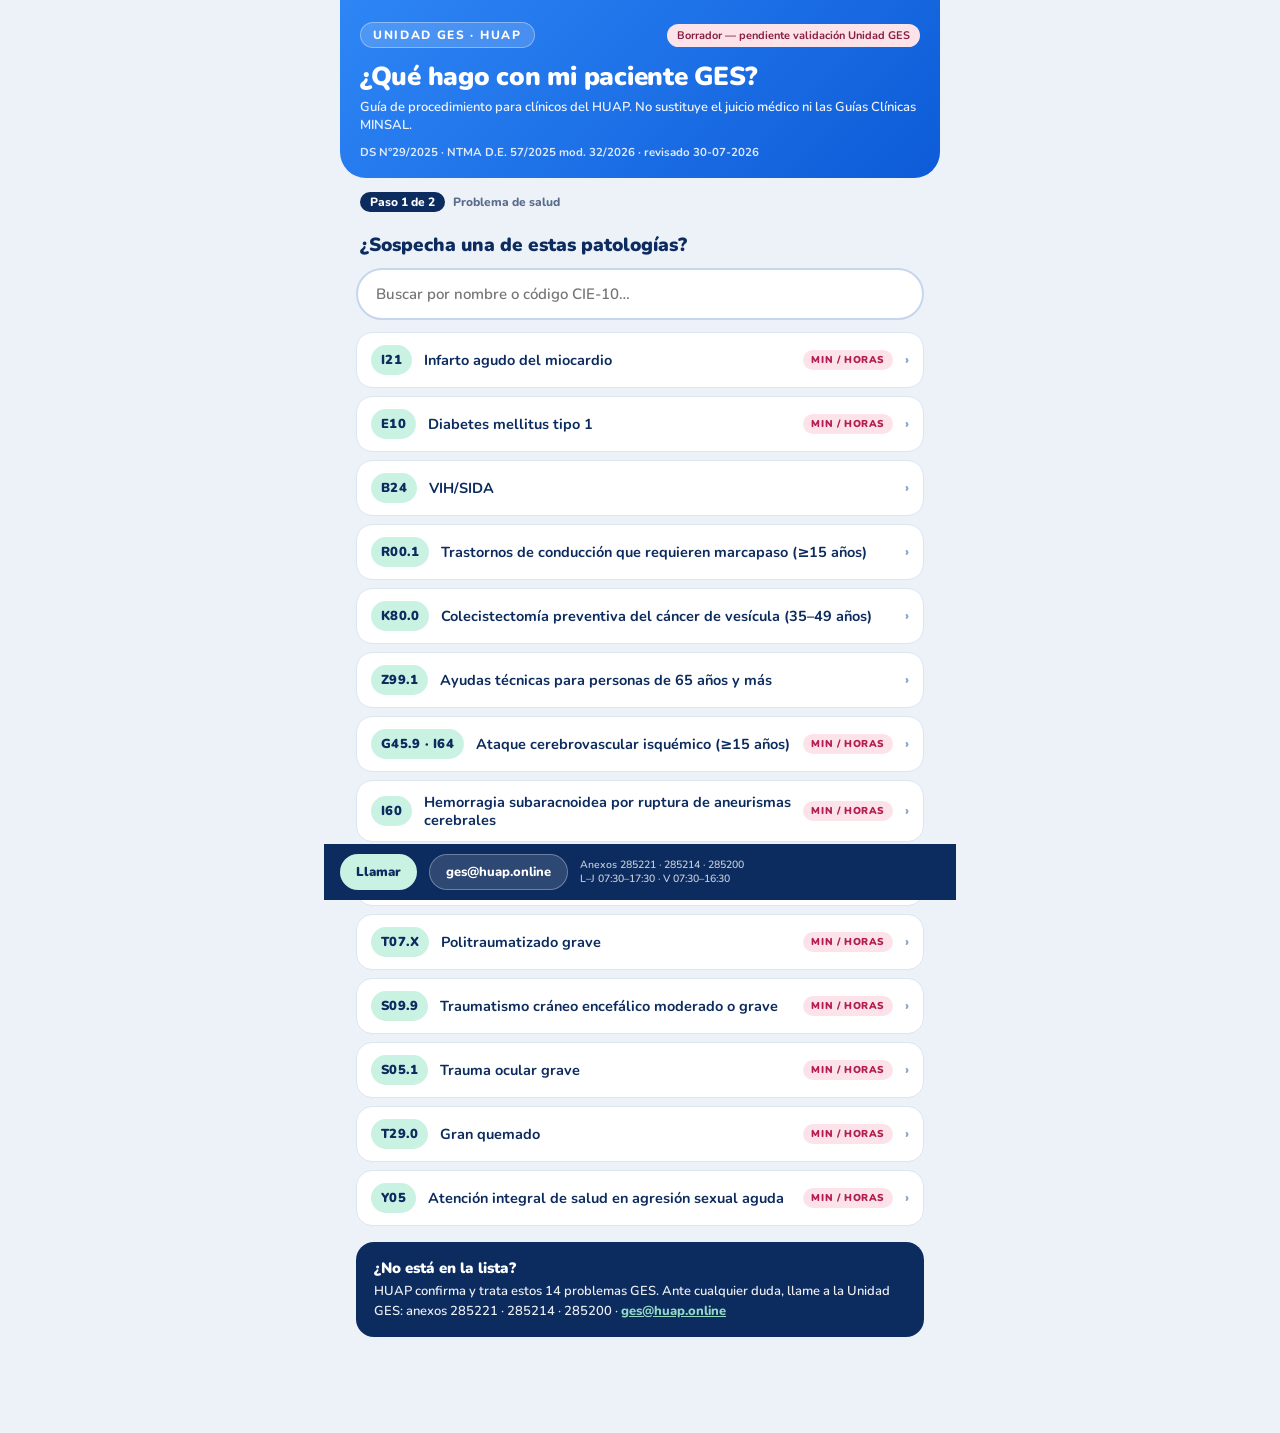
<file: index.html>
<!DOCTYPE html>
<html lang="es-CL">
<head>
<meta charset="utf-8">
<meta name="viewport" content="width=device-width, initial-scale=1">
<title>¿Qué hago con mi paciente GES? · Unidad GES HUAP</title>
<meta name="description" content="Guía de procedimiento GES para clínicos del Hospital de Urgencia Asistencia Pública. Qué hacer ante la sospecha o confirmación de una patología GES, plazos que corren y cómo notificar.">
<meta name="robots" content="noindex, nofollow">
<meta name="color-scheme" content="light">
<script>document.documentElement.className += ' js';</script>
<style>
/* Landing GES para médicos del HUAP.
   Las reglas de esta hoja reproducen el diseño aprobado en Claude Design
   («GES HUAP — Ruta guiada»). El diseño no declara un reset global: las cajas
   conservan el `box-sizing` por defecto del navegador, así que NO agregar
   `* { box-sizing: border-box }` — cambiaría el ancho de varias tarjetas. */

/* --- Nunito, servida desde el propio sitio (sin Google Fonts ni CDN) --------
   Un solo archivo variable por subconjunto cubre los pesos 400–900. El
   `unicode-range` hace que un lector en español descargue solo el subconjunto
   latino. */
@font-face { font-family: 'Nunito'; font-style: normal; font-weight: 400 900; font-display: swap;
  src: url("fonts/nunito-cyrillic-ext.woff2") format('woff2');
  unicode-range: U+0460-052F, U+1C80-1C8A, U+20B4, U+2DE0-2DFF, U+A640-A69F, U+FE2E-FE2F; }
@font-face { font-family: 'Nunito'; font-style: normal; font-weight: 400 900; font-display: swap;
  src: url("fonts/nunito-cyrillic.woff2") format('woff2');
  unicode-range: U+0301, U+0400-045F, U+0490-0491, U+04B0-04B1, U+2116; }
@font-face { font-family: 'Nunito'; font-style: normal; font-weight: 400 900; font-display: swap;
  src: url("fonts/nunito-vietnamese.woff2") format('woff2');
  unicode-range: U+0102-0103, U+0110-0111, U+0128-0129, U+0168-0169, U+01A0-01A1, U+01AF-01B0, U+0300-0301, U+0303-0304, U+0308-0309, U+0323, U+0329, U+1EA0-1EF9, U+20AB; }
@font-face { font-family: 'Nunito'; font-style: normal; font-weight: 400 900; font-display: swap;
  src: url("fonts/nunito-latin-ext.woff2") format('woff2');
  unicode-range: U+0100-02BA, U+02BD-02C5, U+02C7-02CC, U+02CE-02D7, U+02DD-02FF, U+0304, U+0308, U+0329, U+1D00-1DBF, U+1E00-1E9F, U+1EF2-1EFF, U+2020, U+20A0-20AB, U+20AD-20C0, U+2113, U+2C60-2C7F, U+A720-A7FF; }
@font-face { font-family: 'Nunito'; font-style: normal; font-weight: 400 900; font-display: swap;
  src: url("fonts/nunito-latin.woff2") format('woff2');
  unicode-range: U+0000-00FF, U+0131, U+0152-0153, U+02BB-02BC, U+02C6, U+02DA, U+02DC, U+0304, U+0308, U+0329, U+2000-206F, U+20AC, U+2122, U+2191, U+2193, U+2212, U+2215, U+FEFF, U+FFFD; }

/* --- Base (idéntica al diseño) -------------------------------------------- */
body { margin: 0; background: #EDF2F9; font-family: 'Nunito', system-ui, sans-serif; color: #0C2B5E; -webkit-font-smoothing: antialiased; }
a { color: #0D5BD8; }
a:hover { color: #0A46A8; }
input { font-family: 'Nunito', system-ui, sans-serif; }
@keyframes pulseA { 0%, 100% { opacity: 1 } 50% { opacity: .5 } }

/* --- Movimiento (rediseño 2026-08-23) --------------------------------------
   Tres piezas: la entrada en cascada de listas y preguntas (`.anim-in`, con
   `animation-delay` en línea), el viaje FLIP de la tarjeta elegida hasta la
   barra del problema (transform que fija app.js), y el desvanecimiento del
   resto de la lista (`.saliendo`). El bloque `prefers-reduced-motion` del
   final anula todas las duraciones. */
@keyframes apareceA { from { opacity: 0; transform: translateY(14px) } to { opacity: 1; transform: none } }
@keyframes popA { 0% { transform: scale(.3); opacity: 0 } 70% { transform: scale(1.18) } 100% { transform: scale(1); opacity: 1 } }
@keyframes entraIzq { from { opacity: 0; transform: translateX(-18px) } to { opacity: 1; transform: none } }
@keyframes trazo { from { transform: scaleY(0) } to { transform: scaleY(1) } }
@keyframes despliegaA { from { opacity: 0; transform: translateY(-6px) } to { opacity: 1; transform: none } }
.anim-in { animation: apareceA .38s cubic-bezier(.2, .7, .3, 1) both; }
.card-ps { transition: opacity .17s ease, transform .17s ease, border-color .15s ease; }
.saliendo { opacity: 0 !important; transform: translateY(8px) scale(.985); pointer-events: none; }
#selbar { will-change: transform; }
.btn-ayuda { transition: background-color .15s ease, border-color .15s ease, opacity .15s ease; }
.despliega { animation: despliegaA .26s cubic-bezier(.2, .7, .3, 1) both; }
/* El «+» de los paneles gira hasta la «×» al abrirse. */
.giro { display: inline-block; transition: transform .25s cubic-bezier(.2, .7, .3, 1); }
.giro-on { transform: rotate(135deg); }

/* --- Lista numerada de pasos -----------------------------------------------
   El tallo se dibuja de arriba abajo (`trazo`) y cada número aparece con
   rebote cuando el trazo lo alcanza; las tarjetas entran desde la izquierda.
   Los retardos los pone app.js en línea, porque dependen del número de pasos. */
.pasos { list-style: none; margin: 12px 0 0; padding: 0; position: relative; }
.pasos::before {
  content: ""; position: absolute; left: 17px; top: 16px; bottom: 24px; width: 2px;
  background: #C9F2E3; border-radius: 2px; transform-origin: top;
}
.pasos-anim::before { animation: trazo .75s cubic-bezier(.4, 0, .2, 1) .2s both; }
.paso { position: relative; display: flex; align-items: flex-start; gap: 14px; padding: 0 0 12px; }
.paso-n {
  flex: none; width: 36px; height: 36px; border-radius: 999px; background: #0C2B5E; color: #fff;
  font-weight: 900; font-size: 15px; display: flex; align-items: center; justify-content: center;
  box-shadow: 0 0 0 4px #EDF2F9;
}
.pasos-anim .paso-n { animation: popA .34s cubic-bezier(.2, .7, .3, 1) both; }
.paso-txt { flex: 1; min-width: 0; background: #fff; border: 1.5px solid #D9E5F3; border-radius: 16px; padding: 12px 14px; }
.paso-t { display: block; font-size: 15px; font-weight: 900; line-height: 1.3; color: #0C2B5E; }
.paso-d { display: block; font-size: 12.5px; font-weight: 600; color: #5A6B8C; line-height: 1.45; margin-top: 3px; }
.pasos-anim .paso { animation: entraIzq .4s cubic-bezier(.2, .7, .3, 1) both; }

/* --- Banda «Debe tener» ----------------------------------------------------
   Lo primero que ve el médico al abrir un problema: con qué se confirma esa
   patología. Solo se dibuja cuando `confirma` tiene fuente primaria; para los
   cinco problemas en que ninguna fuente lo dice, la banda no existe. Lleva la
   fuente a la vista porque es criterio clínico de la canasta (CLAUDE.md §1.4). */
.confirma {
  margin: 10px 4px 4px; background: #0C2B5E; color: #fff;
  border-radius: 16px; padding: 14px 16px;
}
.confirma-t {
  display: block; font-size: 11px; font-weight: 900; letter-spacing: .12em;
  text-transform: uppercase; color: #9FE8CC; margin-bottom: 4px;
}
.confirma-d { display: block; font-size: 15px; font-weight: 800; line-height: 1.35; }
.confirma-f { display: block; font-size: 11px; font-weight: 700; opacity: .7; margin-top: 6px; }

/* Lo propio de cada patología: no es un trámite más, va sin numerar. */
.propias { margin: 4px 4px 0; background: #fff; border: 1.5px solid #D9E5F3; border-radius: 16px; padding: 12px 14px; }
.propias-t { font-size: 11px; font-weight: 900; letter-spacing: .1em; text-transform: uppercase; color: #5A6B8C; margin-bottom: 8px; }
.propias-i { border-left: 3px solid #C9F2E3; padding-left: 10px; }
.propias-i + .propias-i { margin-top: 8px; }
.propias-i strong { display: block; font-size: 14px; font-weight: 800; color: #0C2B5E; line-height: 1.3; }
.propias-i span { display: block; font-size: 12.5px; font-weight: 600; color: #5A6B8C; line-height: 1.45; margin-top: 2px; }

/* Advertencias de responsabilidad: no son pasos a ejecutar. */
.notas { margin: 10px 4px 0; display: flex; flex-direction: column; gap: 6px; }
.nota-i { font-size: 12px; font-weight: 600; color: #5A6B8C; line-height: 1.45; }
.nota-i strong { color: #0C2B5E; font-weight: 800; }

/* Sección plegada «Y después». */
.luego-g + .luego-g { margin-top: 12px; }
.luego-t { font-size: 11.5px; font-weight: 900; letter-spacing: .08em; text-transform: uppercase; color: #5A6B8C; margin-bottom: 6px; }
.luego-i { border-left: 3px solid #C9F2E3; padding-left: 10px; margin-bottom: 6px; }
.luego-i strong { display: block; font-size: 13.5px; font-weight: 800; color: #0C2B5E; line-height: 1.3; }
.luego-i span { display: block; font-size: 12px; font-weight: 600; color: #5A6B8C; line-height: 1.45; margin-top: 2px; }

/* Los títulos usan estilos en línea, igual que en el diseño; se anulan los
   márgenes y tamaños que el navegador aplica por defecto a h1–h4. */
h1, h2, h3, h4 { margin: 0; font-size: inherit; font-weight: inherit; }

/* --- Estados de interacción declarados en el diseño ------------------------
   El diseño declara estos realces con el atributo `style-hover`, que el
   visor de Claude Design no llega a aplicar. Se implementan aquí como CSS
   real: no alteran el estado en reposo. */
.card-int:hover { border-color: #0D5BD8; box-shadow: 0 2px 10px rgba(13, 91, 216, .12); }
.btn-primary:hover { background: #0A46A8; }

/* Foco visible y consistente para navegación por teclado (WCAG 2.4.7).
   Solo en controles: `#paso-titulo` recibe el foco por programa al cambiar de
   paso, para reubicar al lector de pantalla, y no debe dibujar anillo.
   El buscador también queda fuera: el diseño ya declara su propio
   `outline-color`, y sobrescribirlo cambiaría su aspecto al recibir el foco. */
a:focus-visible, button:focus-visible, input:not(#buscador):focus-visible, [href]:focus-visible {
  outline: 3px solid #0D5BD8; outline-offset: 2px; border-radius: 4px;
}
#paso-titulo:focus { outline: none; }

/* --- Reflujo en pantallas angostas (WCAG 1.4.10) ---------------------------
   A 320 px, el nombre del problema no cabe entre las dos píldoras y la tarjeta
   empujaba la página a desplazamiento horizontal. Un elemento flex no se
   encoge por debajo de su contenido salvo que se lo permita. Esto no cambia
   nada a partir de 360 px, donde el texto ya cabía: la regla va acotada a las
   pantallas donde el desbordamiento existe, porque más arriba cambiaría el
   ajuste de línea y la página dejaría de ser idéntica al diseño.

   Bajo 360 px, además, la barra fija de contacto ocupa tres líneas y tapaba el
   final del contenido, que reserva 96 px. */
@media (max-width: 359px) {
  .flex-min { min-width: 0; overflow-wrap: break-word; }
  .p-col { padding-bottom: 160px !important; }
}

/* Texto solo para lectores de pantalla. */
.sr-only { position: absolute; width: 1px; height: 1px; padding: 0; margin: -1px; overflow: hidden; clip: rect(0 0 0 0); white-space: nowrap; border: 0; }

/* --- Ruta guiada vs. documento completo ------------------------------------
   `#doc` es el documento lineal completo: es lo que ve quien no tiene
   JavaScript y lo que sale al imprimir. `#app` es la ruta guiada de 3 pasos.
   Uno u otro, nunca los dos. */
html.js #doc { display: none; }
html:not(.js) #app { display: none; }

/* --- Documento lineal completo --------------------------------------------
   Misma paleta y tipografía que la ruta guiada, en formato de lectura
   continua. En pantalla solo lo ve quien no tiene JavaScript. */
#doc { padding: 18px 16px 0; font-size: 14px; line-height: 1.5; font-weight: 600; color: #3D5378; }
#doc h2 { font-size: 19px; font-weight: 900; color: #0C2B5E; margin: 26px 0 10px; }
#doc h3 { font-size: 15.5px; font-weight: 900; color: #0C2B5E; margin: 0 0 8px; }
#doc h4 { font-size: 13px; font-weight: 900; color: #5A6B8C; text-transform: uppercase; letter-spacing: .06em; margin: 12px 0 4px; }
#doc p { margin: 0 0 8px; }
#doc ul, #doc ol { margin: 0 0 8px; padding-left: 20px; }
#doc li { margin: 0 0 5px; }
.doc-intro { background: #fff; border: 1.5px solid #D9E5F3; border-radius: 16px; padding: 14px; }
.doc-ps { background: #fff; border: 1.5px solid #D9E5F3; border-radius: 16px; padding: 14px; margin: 0 0 10px; }
.doc-cie { display: inline-block; background: #C9F2E3; color: #0C2B5E; font-weight: 900; font-size: 13px; padding: 3px 9px; border-radius: 999px; }
.doc-accs, .doc-plazos { list-style: none; padding-left: 0; }
.doc-accs > li, .doc-plazos > li { border-left: 3px solid #D9E5F3; padding-left: 10px; margin-bottom: 7px; font-size: 12.5px; }
.doc-plazos > li { border-left-color: #C9F2E3; }
.doc-plazo-chip { display: inline-block; background: #0C2B5E; color: #fff; font-weight: 900; font-size: 12px; padding: 2px 9px; border-radius: 999px; }
.doc-plazo-chip.doc-critico { background: #D02E63; }
.doc-corr, .doc-warn { color: #8A1E44; }
.doc-warn { background: #FCE3EA; border-radius: 10px; padding: 8px 10px; font-size: 12px; font-weight: 700; }
.doc-post { background: #EDF2F9; border: 1.5px solid #D9E5F3; border-radius: 12px; padding: 10px 12px; font-size: 12.5px; }
.doc-fuente { font-size: 11px; font-weight: 600; color: #5A6B8C; }
.doc-confirma { background: #EDF2F9; border-left: 3px solid #C9F2E3; padding: 8px 10px; border-radius: 0 10px 10px 0; font-size: 12.5px; }
.doc-casos dt { font-weight: 800; color: #0C2B5E; margin-top: 8px; }
.doc-casos dd { margin: 2px 0 0; font-size: 12.5px; }

@media (prefers-reduced-motion: reduce) {
  *, *::before, *::after { animation-duration: .001ms !important; animation-iteration-count: 1 !important; transition-duration: .001ms !important; }
}

/* --- Impresión -------------------------------------------------------------
   La página imprime como documento de consulta completo: los 14 problemas con
   todos sus momentos, plazos y criterios. Los bloques plegables del documento
   van abiertos. */
/* El pie de impresión solo existe en el papel. En pantalla, la tabla que lo
   aloja no debe alterar el documento lineal: se neutraliza a bloques. */
.print-footer { display: none; }
.doc-table, .doc-table > tbody, .doc-table > tfoot,
.doc-table > * > tr, .doc-table > * > tr > td {
  display: block; margin: 0; padding: 0; border: 0; width: auto;
}

@media print {
  @page { margin: 14mm 12mm; }

  html, body { background: #fff !important; color: #000; font-size: 10.5pt; }
  #app, .dock, .no-print { display: none !important; }
  #doc { display: block !important; }

  /* `table-footer-group` se repite en cada página Y reserva su altura en el
     flujo: el texto del cuerpo nunca puede quedar debajo. Un `position: fixed`
     sí se repetía, pero flotaba sobre el contenido y lo borraba del papel. */
  .doc-table { display: table; width: 100%; border-collapse: collapse; }
  .doc-table > tbody { display: table-row-group; }
  .doc-table > tfoot { display: table-footer-group; }
  .doc-table > * > tr { display: table-row; }
  .doc-table > * > tr > td { display: table-cell; padding: 0; border: 0; }

  .print-footer {
    display: block; font-size: 8pt; color: #000;
    border-top: .5pt solid #000; padding-top: 2pt; margin-top: 6pt;
  }

  .p-wrap { min-height: 0 !important; display: block !important; }
  .p-col { max-width: none !important; width: auto !important; padding: 0 !important; }

  /* Sin degradados ni fondos de color: se imprime mucho de esto en blanco y negro. */
  .doc-head { background: none !important; color: #000 !important; border-bottom: 2pt solid #000; border-radius: 0 !important; padding: 0 0 6pt !important; }
  .doc-head a { color: #000 !important; }

  .doc-ps { break-inside: avoid; page-break-inside: avoid; border: 1pt solid #000; border-radius: 0; padding: 6pt 8pt; margin: 0 0 8pt; background: none; }
  .doc-etapa { break-inside: avoid; page-break-inside: avoid; }
  h2, h3 { break-after: avoid; page-break-after: avoid; }

  .doc-plazo-chip { border: 1pt solid #000 !important; background: none !important; color: #000 !important; }
  /* En papel todo va en negro: se imprime en blanco y negro con frecuencia. */
  #doc, .doc-fuente, .doc-warn, .doc-corr, #doc h2, #doc h3, #doc h4 { color: #000 !important; }
  .doc-warn { background: none !important; border: .5pt solid #000; }
  .doc-critico { font-weight: 900; text-decoration: underline; }

  details, details[open] > * { display: block !important; }
  details > summary { list-style: none; font-weight: 800; }

  /* Las URL de las fuentes quedan visibles en el papel. */
  .doc-fuentes a::after { content: " (" attr(href) ")"; font-size: 9pt; word-break: break-all; }
}
</style>
</head>
<body>

<div class="p-wrap" style="min-height:100vh;display:flex;justify-content:center">
<div class="p-col" style="width:100%;max-width:600px;padding:0 0 96px;position:relative">

<header class="doc-head" style="background:linear-gradient(135deg,#2E86F5,#0D5BD8);border-radius:0 0 26px 26px;padding:22px 20px 18px;color:#fff">
  <div style="display:flex;align-items:center;justify-content:space-between;gap:10px;flex-wrap:wrap">
    <div style="font-size:12px;font-weight:800;letter-spacing:.14em;text-transform:uppercase;background:rgba(255,255,255,.16);border:1px solid rgba(255,255,255,.35);padding:4px 12px;border-radius:999px">Unidad GES · HUAP</div>
    <div style="font-size:11px;font-weight:700;background:#FCE3EA;color:#8A1E44;padding:4px 10px;border-radius:999px">Borrador — pendiente validación Unidad GES</div>
  </div>
  <h1 style="margin:14px 0 6px;font-size:26px;line-height:1.15;font-weight:900;letter-spacing:-.01em">¿Qué hago con mi paciente GES?</h1>
  <p style="margin:0;font-size:13px;font-weight:600;opacity:.92">Guía de procedimiento para clínicos del HUAP. No sustituye el juicio médico ni las Guías Clínicas MINSAL.</p>
  <div style="margin-top:10px;font-size:11.5px;font-weight:700;opacity:.85">DS N°29/2025 · NTMA D.E. 57/2025 mod. 32/2026 · revisado 30-07-2026</div>
</header>

<main>
<!-- Región de anuncios para lectores de pantalla (WCAG 4.1.3). Es persistente
     a propósito: la vista se vuelve a dibujar entera en cada cambio y una
     región viva recién insertada no se anuncia de forma fiable. -->
<div id="anuncio" class="sr-only" role="status" aria-live="polite" aria-atomic="true"></div>

<div id="app"></div>

<div id="doc">
<table class="doc-table" role="presentation">
  <tfoot>
    <tr><td>
      <div class="print-footer">DS N°29/2025 · NTMA D.E. 57/2025 mod. 32/2026 · revisado 30-07-2026 · Unidad GES HUAP · ges@huap.online · Borrador — pendiente validación Unidad GES</div>
    </td></tr>
  </tfoot>
  <tbody>
    <tr><td>

<p class="doc-intro">Esta página reúne, por problema de salud, qué le corresponde hacer al médico tratante en
cada momento del paciente y qué plazos empiezan a correr. Es apoyo administrativo al proceso GES:
<strong>no decide si un caso es GES</strong> ni sustituye el juicio clínico. La confirmación diagnóstica y la
notificación son responsabilidad del médico tratante (Memo N°49).</p>

<section class="doc-sec">
  <h2>Unidad GES · contacto</h2>
  <ul class="doc-contacto">
    <li><strong>Correo:</strong> <a href="mailto:ges@huap.online">ges@huap.online</a></li>
    <li><strong>Anexos internos:</strong> 285221 · 285214 · 285200</li>
    <li><strong>Desde fuera del hospital o celular:</strong> 225685221 · 225685214 · 226085200</li>
    <li><strong>Horario:</strong> L–J 07:30–17:30 · V 07:30–16:30</li>
    <li><strong>Ubicación:</strong> 1.er piso torre antigua, contigua a UTI</li>
    <li>Riesgo vital (Ley de Urgencia): Oficina 6 de Admisión, 24/7</li>
  </ul>
</section>

<section class="doc-sec" id="momentos">
  <h2>El proceso, momento a momento</h2>
  <p class="doc-nota">Estas acciones corren para cualquiera de los 14 problemas. Lo propio de cada problema
  —sus plazos y sus indicaciones específicas— va en su ficha, más abajo.</p>
  <div class="doc-etapa"><h3>1. Sospecha — Aún sin confirmación diagnóstica</h3><ul class="doc-accs" role="list"><li><strong>Active el caso GES en SINA con el código CIE-10</strong><br>Guía rápida CIE-10 institucional. Los plazos de diagnóstico corren desde la sospecha.</li></ul></div><div class="doc-etapa"><h3>2. Confirmación — Acabo de confirmar el diagnóstico <em>(Notificar ahora)</em></h3><ul class="doc-accs" role="list"><li><strong>Emita el IPD en SINA — llene los campos 12–18 y firme</strong><br>Admisión completa el resto. El campo 18 fija la fecha máxima de inicio del tratamiento.</li><li><strong>Emita el Formulario de Constancia GES y entregue la copia al paciente en el mismo acto</strong><br>Firma quien notifica + firma o huella del paciente o su representante (Art. 24°, Ley 19.966). Registre día y hora.</li><li><strong>Use la misma fecha en que determinó la intervención sanitaria</strong><br>Circular IF/N°469. En papel solo ante falla de SINA.</li><li><strong>El responsable final es el médico tratante</strong><br>Aunque el GES sea de urgencia y aunque participen interconsultores (Memo N°49).</li><li><strong>En HUAP no se usa el DAU para notificar</strong><br>IPD y Constancia se generan en SINA, igual que en hospitalización.</li></ul></div><div class="doc-etapa"><h3>3. Hospitalización — Hospitalizado, garantías en curso</h3><ul class="doc-accs" role="list"><li><strong>Verifique que IPD y Constancia estén emitidos</strong><br>Deben ingresar a SIGGES en ≤5 días hábiles desde la emisión. Las gestoras GES fotografían los documentos en su unidad.</li><li><strong>¿Notificación pendiente? Cúmplala en tiempo y forma</strong><br>La Enfermera Gestora GES puede requerirla (Memo N°49). Si se omitió, coordine la notificación diferida con la unidad.</li></ul></div><div class="doc-etapa"><h3>4. Alta — Voy a dar el alta</h3><ul class="doc-accs" role="list"><li><strong>Emita la SIC a la especialidad de seguimiento</strong><br>Por SINA si el destino es HCSBA; interconsulta azul (formulario autocopiativo) para otros hospitales.</li><li><strong>Verifique comuna y al menos un teléfono efectivo</strong><br>Sin contacto efectivo, el caso cae en «contacto no corresponde» y la garantía se cierra sin que el paciente sea atendido (NTMA §II.8–9).</li><li><strong>Envíe la interconsulta a ges@huap.online</strong><br>Adjunte la SIC. Con esto la unidad activa la garantía de seguimiento.</li></ul></div><div class="doc-etapa"><h3>5. Seguimiento — Ya está de alta</h3><ul class="doc-accs" role="list"><li><strong>La Unidad GES gestiona la hora prioritaria</strong><br>La solicita a la red y macrored; el hospital receptor debe otorgar la consulta dentro del plazo garantizado.</li></ul></div>
  <p class="doc-fuente">Fuentes: Circular IF/N°469 (20-05-2024) · Memo N°49 (21-07-2025) · Memo N°05 (02-01-2026) · NTMA D.E. 57/2025 §II.8–II.9 · formulario-paciente-ges.pdf · IPD. (1).pdf · confirmado por Unidad GES 08-2026</p>
</section>

<section class="doc-sec">
  <h2>Los 14 problemas GES del HUAP</h2>
  <p class="doc-nota">HUAP es prestador de estos 14 problemas: otorga confirmación diagnóstica y tratamiento.
  Ante un caso que no aparezca aquí, consulte a la Unidad GES antes de descartar que sea GES.
  Cada ficha suma sus plazos e indicaciones propias a las acciones del momento (ver «El proceso, momento a momento»).</p>
  <section class="doc-ps">
  <h3><span class="doc-cie">I21</span> Infarto agudo del miocardio</h3>
  <p class="doc-confirma"><strong>Debe tener:</strong> ECG dentro de 30 minutos desde la primera atención clínica, y biomarcadores. <em>(NTMA 5.1)</em></p>
  
  <div class="doc-etapa"><h4>Sospecha</h4><ul class="doc-plazos" role="list"><li><span class="doc-plazo-chip doc-critico">30 min</span> <strong>ECG en urgencia</strong> — desde la sospecha (primera atención clínica)</li></ul></div><div class="doc-etapa"><h4>Confirmación — Notificar ahora</h4><ul class="doc-accs" role="list"><li><strong>Evalúe trombólisis si hay supradesnivel ST</strong><br>Fibrinolítico + antiagregante + anticoagulante en conjunto. Revise las exclusiones NTMA antes de indicar.</li></ul><ul class="doc-plazos" role="list"><li><span class="doc-plazo-chip doc-critico">30 min</span> <strong>Trombólisis si hay SDST</strong> — desde la confirmación diagnóstica<br><em>Inclusión: SDST con &lt;24 h desde el inicio de síntomas (ideal &lt;12 h).</em></li></ul></div><div class="doc-etapa"><h4>Seguimiento</h4><ul class="doc-plazos" role="list"><li><span class="doc-plazo-chip">30 días</span> <strong>Primer control de prevención secundaria</strong> — desde el alta hospitalaria<br><em>Prevención secundaria sin límite de tiempo, cualquiera sea el tratamiento recibido.</em></li></ul></div><p class="doc-post">Rehabilitación: sin garantía.</p><div class="doc-ntma"><h4>Criterios NTMA</h4><ul><li>Confirmación = ECG ≤30 min desde la primera atención clínica + biomarcadores.</li><li>Exclusiones de trombólisis: antecedente de ataque cerebral hemorrágico o de origen desconocido, ACV isquémico &lt;6 meses, malformación vascular o tumor cerebral, diátesis hemorrágica, hemorragia digestiva &lt;6 semanas, otra hemorragia activa (no menstrual), neurocirugía &lt;6 meses, cirugía o trauma mayor &lt;3 semanas, sospecha de disección aórtica.</li></ul><p class="doc-warn">Transcripción de la NTMA pendiente de validación por la Unidad GES.</p></div>
  <p class="doc-fuente">Fuente: Ficha PS 5 auge.minsal.cl (DS 29/2025) · NTMA pp. 34–35</p>
</section>
<section class="doc-ps">
  <h3><span class="doc-cie">E10</span> Diabetes mellitus tipo 1</h3>
  
  
  <div class="doc-etapa"><h4>Sospecha</h4><ul class="doc-accs" role="list"><li><strong>Cubre debut Y descompensación</strong><br>El decreto no restringe al debut; el «(debut)» del afiche es convención local de SINA (confirmado por Unidad GES, 08-2026).</li></ul><ul class="doc-plazos" role="list"><li><span class="doc-plazo-chip doc-critico">30 min</span> <strong>Glicemia en urgencia</strong> — desde la atención de urgencia por sospecha de descompensación</li><li><span class="doc-plazo-chip">7 días</span> <strong>Consulta con médico especialista</strong> — desde la sospecha por exámenes alterados</li></ul></div><div class="doc-etapa"><h4>Confirmación — Notificar ahora</h4><ul class="doc-plazos" role="list"><li><span class="doc-plazo-chip">24 h</span> <strong>Inicio de tratamiento</strong> — desde la confirmación diagnóstica</li><li><span class="doc-plazo-chip doc-critico">30 min</span> <strong>Glicemia en persona ya en tratamiento que se descompensa</strong> — desde la atención médica en Servicio de Urgencia</li></ul></div><p class="doc-post">Sin garantía de oportunidad después del alta; continuidad por su vía habitual.</p><div class="doc-ntma"><h4>Criterios NTMA</h4><ul><li>Insulina: jeringas suficientes sin reutilización; mantener la misma graduación.</li><li>Pie diabético: curaciones avanzadas ante úlcera de todo el espesor de la piel; incluye bota o botín de descarga.</li><li>Monitoreo continuo de glucosa garantizado en &lt;18 años y gestantes (sensores sin interrupciones; en gestantes hasta el parto).</li></ul><p class="doc-warn">Transcripción de la NTMA pendiente de validación por la Unidad GES.</p></div>
  <p class="doc-fuente">Fuente: Ficha PS 6 · NTMA pp. 36–37</p>
</section>
<section class="doc-ps">
  <h3><span class="doc-cie">B24</span> Síndrome de la inmunodeficiencia adquirida VIH/SIDA</h3>
  <p class="doc-confirma"><strong>Debe tener:</strong> Test instrumental, o test visual reactivo: se toma la muestra en el centro de salud y se envía a confirmación al ISP. <em>(NTMA 18.1)</em></p>
  <p class="doc-fuente">En la ruta guiada aparece como «VIH/SIDA».</p>
  <div class="doc-etapa"><h4>Sospecha</h4><ul class="doc-plazos" role="list"><li><span class="doc-plazo-chip">45 días</span> <strong>Diagnóstico (confirmación ISP)</strong> — desde la sospecha o solicitud del usuario</li></ul></div><div class="doc-etapa"><h4>Confirmación — Notificar ahora</h4><ul class="doc-accs" role="list"><li><strong>TAR también con sospecha clínica fundada</strong><br>Infección aguda sintomática, enfermedades definitorias de SIDA o embarazo con confirmación ISP en proceso — previa indicación médica.</li></ul><ul class="doc-plazos" role="list"><li><span class="doc-plazo-chip">45 días</span> <strong>Consulta médica</strong> — desde la confirmación (resultado ISP)</li><li><span class="doc-plazo-chip">7 días</span> <strong>Inicio de TAR</strong> — desde la indicación médica</li><li><span class="doc-plazo-chip">7 días</span> <strong>Inicio de TAR en persona embarazada VIH (+) o con serología reactiva</strong> — desde la indicación<br><em>Garantía obstétrica o neonatal del problema 18. HUAP no tiene maternidad: la Unidad GES debe confirmar si corresponde mantenerla en esta guía.</em></li><li><span class="doc-plazo-chip doc-critico">Inmediata</span> <strong>Profilaxis antirretroviral en el parto</strong> — desde el inicio del trabajo de parto vaginal, o 4 horas antes de la cesárea programada<br><em>Garantía obstétrica o neonatal del problema 18. HUAP no tiene maternidad: la Unidad GES debe confirmar si corresponde mantenerla en esta guía.</em></li><li><span class="doc-plazo-chip doc-critico">6 h</span> <strong>Medicamentos para interrumpir la producción de leche materna en puérpera VIH (+)</strong> — desde el nacimiento<br><em>Garantía obstétrica o neonatal del problema 18. HUAP no tiene maternidad: la Unidad GES debe confirmar si corresponde mantenerla en esta guía.</em></li><li><span class="doc-plazo-chip doc-critico">4 h</span> <strong>Profilaxis antirretroviral al recién nacido de gestante VIH (+) o con serología reactiva</strong> — desde el nacimiento<br><em>Garantía obstétrica o neonatal del problema 18. HUAP no tiene maternidad: la Unidad GES debe confirmar si corresponde mantenerla en esta guía.</em></li><li><span class="doc-plazo-chip doc-critico">Inmediata</span> <strong>Fórmula láctea de inicio al recién nacido</strong> — desde el nacimiento<br><em>Garantía obstétrica o neonatal del problema 18. HUAP no tiene maternidad: la Unidad GES debe confirmar si corresponde mantenerla en esta guía.</em></li></ul></div><p class="doc-post">Seguimiento según esquema clínico; sin plazo post-alta adicional garantizado.</p><div class="doc-ntma"><h4>Criterios NTMA</h4><ul><li>Pretratamiento: IGRA para TB latente con CD4 ≤350 o sin PPD; HLA-B*5701 antes de Abacavir; anti-HBs tras vacunas VHB; genotipificación de resistencia.</li><li>PAP anual en mujeres VIH+.</li></ul><p class="doc-warn">Transcripción de la NTMA pendiente de validación por la Unidad GES.</p></div>
  <p class="doc-fuente">Fuente: Ficha PS 18 · NTMA pp. 44–48</p>
</section>
<section class="doc-ps">
  <h3><span class="doc-cie">R00.1</span> Trastornos de generación del impulso y conducción en personas de 15 años y más, que requieren marcapasos</h3>
  
  <p class="doc-fuente">En la ruta guiada aparece como «Trastornos de conducción que requieren marcapaso (≥15 años)».</p>
  <div class="doc-etapa"><h4>Sospecha</h4><ul class="doc-plazos" role="list"><li><span class="doc-plazo-chip">30 días</span> <strong>Confirmación diagnóstica</strong> — desde la sospecha</li></ul></div><div class="doc-etapa"><h4>Confirmación — Notificar ahora</h4><ul class="doc-plazos" role="list"><li><span class="doc-plazo-chip">30 días</span> <strong>Instalación de marcapaso</strong> — desde la confirmación o la indicación de recambio</li></ul></div><div class="doc-etapa"><h4>Seguimiento</h4><ul class="doc-plazos" role="list"><li><span class="doc-plazo-chip">15 días</span> <strong>Primer control</strong> — desde el alta de instalación o cambio de generador</li></ul></div><div class="doc-ntma"><h4>Criterios NTMA</h4><ul><li>El estudio electrofisiológico incluye honorarios, insumos, medicamentos y pabellón (ablación de nódulo AV y vías accesorias).</li></ul><p class="doc-warn">Transcripción de la NTMA pendiente de validación por la Unidad GES.</p></div>
  <p class="doc-fuente">Fuente: Ficha PS 25 · NTMA p. 50</p>
</section>
<section class="doc-ps">
  <h3><span class="doc-cie">K80.0</span> Colecistectomía preventiva del cáncer de vesícula en personas de 35 a 49 años</h3>
  <p class="doc-confirma"><strong>Debe tener:</strong> Ecotomografía abdominal, a todo paciente con síntomas de 35 a 49 años. Equivalen a síntomas actuales: cólico biliar previo, colecistitis crónica no operada, o ecotomografía previa compatible con colelitiasis. <em>(NTMA 26.1)</em></p>
  <p class="doc-fuente">En la ruta guiada aparece como «Colecistectomía preventiva del cáncer de vesícula (35–49 años)».</p>
  <div class="doc-etapa"><h4>Sospecha</h4><ul class="doc-plazos" role="list"><li><span class="doc-plazo-chip">30 días</span> <strong>Confirmación con ecotomografía</strong> — desde la sospecha</li></ul></div><div class="doc-etapa"><h4>Confirmación — Notificar ahora</h4><ul class="doc-accs" role="list"><li><strong>Derive a cirujano/a</strong><br>Todo paciente con colelitiasis en la eco, para evaluación y cirugía según condición clínica.</li></ul><ul class="doc-plazos" role="list"><li><span class="doc-plazo-chip">90 días</span> <strong>Colecistectomía</strong> — desde la confirmación diagnóstica</li></ul></div><p class="doc-post">Sin garantía de oportunidad después del alta.</p><div class="doc-ntma"><h4>Criterios NTMA</h4><ul><li>La eco «Confirmación Colelitiasis» se realiza a todo sintomático de 35–49 años; con colelitiasis, derivación a cirujano/a.</li></ul><p class="doc-warn">Transcripción de la NTMA pendiente de validación por la Unidad GES.</p></div>
  <p class="doc-fuente">Fuente: Ficha PS 26 · NTMA pp. 50–51</p>
</section>
<section class="doc-ps">
  <h3><span class="doc-cie">Z99.1</span> Ayudas técnicas para personas de 65 años y más</h3>
  <p class="doc-confirma"><strong>Debe tener:</strong> Indicación médica por limitación funcional para desplazarse o dificultad para realizar actividades de la vida diaria. <em>(NTMA 36.1)</em></p>
  
  <div class="doc-etapa"><h4>Sospecha</h4><ul class="doc-accs" role="list"><li><strong>¿Menor de 65 años con ACV o HSA?</strong><br>Sus ayudas técnicas van por el PS 37 o 42, no por este problema.</li></ul></div><div class="doc-etapa"><h4>Confirmación — Notificar ahora</h4><ul class="doc-plazos" role="list"><li><span class="doc-plazo-chip">20 días</span> <strong>Entrega de bastón, cojín o colchón antiescaras</strong> — desde la indicación médica</li><li><span class="doc-plazo-chip">30 días</span> <strong>Entrega de silla de ruedas o andador</strong> — desde la indicación médica</li></ul></div><p class="doc-post">La garantía es la entrega dentro de plazo desde la indicación.</p><div class="doc-ntma"><h4>Criterios NTMA</h4><ul><li>Inclusión: ≥65 años con limitación funcional para desplazarse o para actividades de la vida diaria (dolor, claudicación, inestabilidad articular, riesgo de caída, alteración de la marcha o inmovilidad).</li><li>12 tipos: andadores (3), bastones (2), cojines y colchones antiescaras (4), sillas de ruedas (3). No se entregan necesariamente en conjunto.</li></ul><p class="doc-warn">Transcripción de la NTMA pendiente de validación por la Unidad GES.</p></div>
  <p class="doc-fuente">Fuente: Ficha PS 36 · NTMA pp. 54–55</p>
</section>
<section class="doc-ps">
  <h3><span class="doc-cie">G45.9 · I64</span> Ataque cerebrovascular isquémico en personas de 15 años y más</h3>
  
  <p class="doc-fuente">En la ruta guiada aparece como «Ataque cerebrovascular isquémico (≥15 años)».</p>
  <div class="doc-etapa"><h4>Sospecha</h4><ul class="doc-accs" role="list"><li><strong>El TIA también activa este GES</strong><br>G45.9 e I64 apuntan ambos al PS 37 (confirmado por Unidad GES).</li></ul><ul class="doc-plazos" role="list"><li><span class="doc-plazo-chip doc-critico">24 h</span> <strong>Confirmación diagnóstica</strong> — desde la sospecha</li></ul></div><div class="doc-etapa"><h4>Confirmación — Notificar ahora</h4><ul class="doc-plazos" role="list"><li><span class="doc-plazo-chip doc-critico">24 h</span> <strong>Inicio de tratamiento</strong> — desde la confirmación</li><li><span class="doc-plazo-chip">24 h</span> <strong>Hospitalización en prestador resolutivo</strong> — desde la indicación</li></ul></div><div class="doc-etapa"><h4>Hospitalización</h4><ul class="doc-plazos" role="list"><li><span class="doc-plazo-chip">48 h</span> <strong>Rehabilitación hospitalizada</strong> — desde la indicación</li></ul></div><div class="doc-etapa"><h4>Alta</h4><ul class="doc-accs" role="list"><li><strong>Rehabilitación ambulatoria → SIC a Unidad de Kinesiología</strong><br>HCSBA por SINA · HEC por interconsulta azul. Si requiere Fonoaudiología o Terapia Ocupacional, consígnelo en la misma SIC: la derivación sigue dirigida a Kinesiología (Memo N°05).</li></ul></div><div class="doc-etapa"><h4>Seguimiento</h4><ul class="doc-accs" role="list"><li><strong>Ayudas técnicas para menores de 65 años</strong><br>Bastón, cojín o colchón en 20 días; silla de ruedas en 30 días desde la indicación — por este mismo problema, no por el PS 36.</li></ul><ul class="doc-plazos" role="list"><li><span class="doc-plazo-chip">10 días</span> <strong>Control con neurología de adultos</strong> — desde el alta hospitalaria<br><em>La atención al alta debe ser por neurología de adultos (NTMA 37.2).</em></li><li><span class="doc-plazo-chip">15 días</span> <strong>Rehabilitación ambulatoria</strong> — desde la indicación médica</li></ul></div><div class="doc-ntma"><h4>Criterios NTMA</h4><ul><li>Seguimiento al alta por especialista de neurología adultos (37.2).</li><li>Estudio etiológico cardiovascular durante la hospitalización, para prevenir recurrencia.</li><li>Ayudas técnicas garantizadas hasta los 64 años por este problema; desde 65, por el PS 36.</li></ul><p class="doc-warn">Transcripción de la NTMA pendiente de validación por la Unidad GES.</p></div>
  <p class="doc-fuente">Fuente: Ficha PS 37 · NTMA pp. 55–56 · Memo N°05 (02-01-2026)</p>
</section>
<section class="doc-ps">
  <h3><span class="doc-cie">I60</span> Hemorragia subaracnoidea secundaria a ruptura de uno o más aneurismas cerebrales</h3>
  <p class="doc-confirma"><strong>Debe tener:</strong> TAC dentro de 24 horas desde la sospecha. <em>(Ficha PS 42 auge.minsal.cl (DS 29/2025))</em></p>
  <p class="doc-fuente">En la ruta guiada aparece como «Hemorragia subaracnoidea por ruptura de aneurismas cerebrales».</p>
  <div class="doc-etapa"><h4>Sospecha</h4><ul class="doc-plazos" role="list"><li><span class="doc-plazo-chip doc-critico">24 h</span> <strong>TAC</strong> — desde la sospecha</li></ul></div><div class="doc-etapa"><h4>Confirmación — Notificar ahora</h4><ul class="doc-plazos" role="list"><li><span class="doc-plazo-chip">48 h</span> <strong>AngioTAC multicorte o angiografía digital</strong> — desde la confirmación de HSA</li><li><span class="doc-plazo-chip doc-critico">24 h</span> <strong>Tratamiento del aneurisma roto</strong> — desde la confirmación de aneurisma roto</li></ul></div><div class="doc-etapa"><h4>Hospitalización</h4><ul class="doc-plazos" role="list"><li><span class="doc-plazo-chip">48 h</span> <strong>Rehabilitación hospitalizada</strong> — desde la indicación</li></ul></div><div class="doc-etapa"><h4>Seguimiento</h4><ul class="doc-accs" role="list"><li><strong>Ayudas técnicas para menores de 65 años</strong><br>Bastón, cojín o colchón en 20 días; silla de ruedas en 30 días desde la indicación — por este mismo problema, no por el PS 36.</li></ul><ul class="doc-plazos" role="list"><li><span class="doc-plazo-chip">30 días</span> <strong>Primer control con especialista</strong> — desde el alta</li><li><span class="doc-plazo-chip">15 días</span> <strong>Rehabilitación ambulatoria</strong> — desde la indicación médica</li></ul></div><div class="doc-ntma"><h4>Criterios NTMA</h4><ul><li>Ayudas técnicas garantizadas hasta los 64 años por este problema; desde 65, por el PS 36.</li></ul><p class="doc-warn">Transcripción de la NTMA pendiente de validación por la Unidad GES.</p></div>
  <p class="doc-fuente">Fuente: Ficha PS 42 · NTMA p. 57</p>
</section>
<section class="doc-ps">
  <h3><span class="doc-cie">M51.1</span> Tratamiento quirúrgico de hernia del núcleo pulposo lumbar</h3>
  <p class="doc-confirma"><strong>Debe tener:</strong> Ciática radicular compresiva que no responde a tratamiento conservador después de 6 semanas, o con compromiso progresivo. <em>(NTMA 44.1)</em></p>
  
  <div class="doc-etapa"><h4>Confirmación — Notificar ahora</h4><ul class="doc-accs" role="list"><li><strong>Indicación quirúrgica según NTMA</strong><br>Ciática radicular compresiva sin respuesta a tratamiento conservador tras 6 semanas, o compromiso progresivo.</li></ul><ul class="doc-plazos" role="list"><li><span class="doc-plazo-chip">45 días</span> <strong>Cirugía</strong> — desde la indicación quirúrgica</li></ul></div><div class="doc-etapa"><h4>Seguimiento</h4><ul class="doc-plazos" role="list"><li><span class="doc-plazo-chip">30 días</span> <strong>Control con especialista</strong> — desde el alta hospitalaria</li></ul></div><div class="doc-ntma"><h4>Criterios NTMA</h4><ul><li>Cirugía indicada en ciática radicular compresiva refractaria a 6 semanas de tratamiento conservador o con compromiso progresivo.</li></ul><p class="doc-warn">Transcripción de la NTMA pendiente de validación por la Unidad GES.</p></div>
  <p class="doc-fuente">Fuente: Ficha PS 44 · NTMA p. 58</p>
</section>
<section class="doc-ps">
  <h3><span class="doc-cie">T07.X</span> Politraumatizado grave</h3>
  
  
  <div class="doc-etapa"><h4>Sospecha</h4><ul class="doc-plazos" role="list"><li><span class="doc-plazo-chip doc-critico">24 h</span> <strong>Tratamiento en centro resolutivo</strong> — desde el rescate<br><em>El plazo corre desde el rescate, no desde el ingreso.</em></li></ul></div><div class="doc-etapa"><h4>Hospitalización</h4><ul class="doc-accs" role="list"><li><strong>Rehabilitación garantizada solo con lesión medular</strong><br>El decreto la acota explícitamente; guía «Rehabilitación en personas con lesión medular en UPC».</li></ul><ul class="doc-plazos" role="list"><li><span class="doc-plazo-chip">24 h</span> <strong>Rehabilitación (solo con lesión medular)</strong> — desde la indicación</li></ul></div><p class="doc-post">Sin garantía de oportunidad después del alta.</p><div class="doc-ntma"><h4>Criterios NTMA</h4><ul><li>La glosa inmunoglobulina incluye inmunoglobulina antitetánica para la protección financiera.</li></ul><p class="doc-warn">Transcripción de la NTMA pendiente de validación por la Unidad GES.</p></div>
  <p class="doc-fuente">Fuente: Ficha PS 48 · NTMA p. 59</p>
</section>
<section class="doc-ps">
  <h3><span class="doc-cie">S09.9</span> Traumatismo cráneo encefálico moderado o grave</h3>
  <p class="doc-confirma"><strong>Debe tener:</strong> Escala de Glasgow: moderado, 13–14 o bien 15 con al menos un factor de riesgo; grave, menor a 13. Con Glasgow 15 sin factores de riesgo, mantenga en observación: el TEC es evolutivo. <em>(NTMA 49.1)</em></p>
  
  <div class="doc-etapa"><h4>Sospecha</h4><ul class="doc-plazos" role="list"><li><span class="doc-plazo-chip doc-critico">12 h</span> <strong>Confirmación diagnóstica</strong> — desde la sospecha</li></ul></div><div class="doc-etapa"><h4>Confirmación — Notificar ahora</h4><ul class="doc-plazos" role="list"><li><span class="doc-plazo-chip">24 h</span> <strong>Inicio de tratamiento</strong> — desde la confirmación</li></ul></div><p class="doc-post">Sin garantía de oportunidad después del alta.</p><div class="doc-ntma"><h4>Criterios NTMA</h4><ul><li>TEC moderado: GCS 13–14, o GCS 15 con al menos un factor de riesgo. TEC grave: GCS &lt;13. Observación aunque GCS 15 sin factores.</li></ul><p class="doc-warn">Transcripción de la NTMA pendiente de validación por la Unidad GES.</p></div>
  <p class="doc-fuente">Fuente: Ficha PS 49 · NTMA pp. 59–60</p>
</section>
<section class="doc-ps">
  <h3><span class="doc-cie">S05.1</span> Trauma ocular grave</h3>
  
  
  <div class="doc-etapa"><h4>Sospecha</h4><ul class="doc-plazos" role="list"><li><span class="doc-plazo-chip doc-critico">12 h</span> <strong>Confirmación diagnóstica</strong> — desde la sospecha</li></ul></div><div class="doc-etapa"><h4>Confirmación — Notificar ahora</h4><ul class="doc-plazos" role="list"><li><span class="doc-plazo-chip">60 h</span> <strong>Atención por médico especialista</strong> — desde la confirmación</li></ul></div><p class="doc-post">Existe la prestación de seguimiento, pero sin plazo de oportunidad garantizado.</p><div class="doc-ntma"><h4>Criterios NTMA</h4><ul><li>Sin especificaciones adicionales a las definiciones generales de la norma.</li></ul><p class="doc-warn">Transcripción de la NTMA pendiente de validación por la Unidad GES.</p></div>
  <p class="doc-fuente">Fuente: Ficha PS 50 · NTMA p. 60</p>
</section>
<section class="doc-ps">
  <h3><span class="doc-cie">T29.0</span> Gran quemado</h3>
  <p class="doc-confirma"><strong>Debe tener:</strong> Clasificación de Garcés/Artigas: grave, crítico o sobrevida excepcional. <em>(NTMA 55.1)</em></p>
  
  <div class="doc-etapa"><h4>Sospecha</h4><ul class="doc-accs" role="list"><li><strong>Sin garantía de diagnóstico: las garantías parten en el tratamiento</strong><br>Clasifique con Garcés/Artigas (grave, crítico, sobrevida excepcional).</li></ul></div><div class="doc-etapa"><h4>Confirmación — Notificar ahora</h4><ul class="doc-plazos" role="list"><li><span class="doc-plazo-chip doc-critico">8 h</span> <strong>Estabilización inicial en centro de origen (&gt;15 años)</strong> — desde la confirmación</li><li><span class="doc-plazo-chip">72 h</span> <strong>Tratamiento en prestador resolutivo</strong> — desde la confirmación</li></ul></div><div class="doc-etapa"><h4>Hospitalización</h4><ul class="doc-accs" role="list"><li><strong>Tome medidas antropométricas durante la hospitalización</strong><br>Permite entregar las ayudas técnicas antes del alta y asegurar continuidad (NTMA 55.3).</li></ul><ul class="doc-plazos" role="list"><li><span class="doc-plazo-chip">48 h</span> <strong>Rehabilitación hospitalizada</strong> — desde la indicación</li></ul></div><div class="doc-etapa"><h4>Seguimiento</h4><ul class="doc-plazos" role="list"><li><span class="doc-plazo-chip">15 días</span> <strong>Primer control</strong> — desde la indicación médica<br><strong class="doc-corr">Corrección al afiche:</strong> El afiche decía «desde el alta»; el decreto dice desde la indicación médica.</li><li><span class="doc-plazo-chip">15 días</span> <strong>Rehabilitación ambulatoria</strong> — desde el alta hospitalaria<br><strong class="doc-corr">Corrección al afiche:</strong> El afiche decía «desde la indicación»; el decreto dice desde el alta.</li><li><span class="doc-plazo-chip">30 días</span> <strong>Entrega de ayudas técnicas indicadas en rehabilitación ambulatoria</strong> — desde la indicación</li></ul></div><div class="doc-ntma"><h4>Criterios NTMA</h4><ul><li>Inclusión a tratamiento: índice de gravedad &gt;70; o quemadura de vía aérea, eléctrica de alto voltaje, asociada a politrauma/TEC/shock; o profundas/extensas o complejas de cara, manos, pies o periné con riesgo de secuela invalidante; o ≥65 años con quemadura AB/B ≥10% de superficie corporal.</li></ul><p class="doc-warn">Transcripción de la NTMA pendiente de validación por la Unidad GES.</p></div>
  <p class="doc-fuente">Fuente: Ficha PS 55 · NTMA p. 63</p>
</section>
<section class="doc-ps">
  <h3><span class="doc-cie">Y05</span> Atención integral de salud en agresión sexual aguda</h3>
  <p class="doc-confirma"><strong>Debe tener:</strong> Con la atención médica, dentro de 72 horas desde el episodio y sin peritaje previo. <em>(NTMA 86.1, mod. D.E. N°32/2026)</em></p>
  
  <div class="doc-etapa"><h4>Sospecha</h4><ul class="doc-accs" role="list"><li><strong>La denuncia es obligatoria para todo el equipo clínico</strong><br>Norma General Técnica de atención a víctimas de violencia sexual (2016).</li></ul><ul class="doc-plazos" role="list"><li><span class="doc-plazo-chip doc-critico">Inmediata</span> <strong>Primera respuesta en unidad de emergencia</strong> — desde la solicitud de atención</li></ul></div><div class="doc-etapa"><h4>Confirmación — Notificar ahora</h4><ul class="doc-accs" role="list"><li><strong>Primera respuesta integral</strong><br>Atención de lesiones y toma de muestras · anticoncepción de emergencia · profilaxis VIH e ITS · evaluación hepatitis B · primera ayuda psicológica · contacto con sistema policial/judicial.</li></ul></div><div class="doc-etapa"><h4>Seguimiento</h4><ul class="doc-plazos" role="list"><li><span class="doc-plazo-chip">35 días</span> <strong>Seguimiento</strong> — desde la primera respuesta<br><strong class="doc-corr">Corrección al afiche:</strong> El afiche decía «desde el alta»; el decreto dice desde la primera respuesta.</li></ul></div><div class="doc-ntma"><h4>Criterios NTMA</h4><ul><li>Seguimiento según necesidad: pediatría, ginecología, urología, infectología, dermatología, medicina interna/familiar, inmunología; salud mental por psiquiatra y psicólogo/a clínico.</li></ul><p class="doc-warn">Transcripción de la NTMA pendiente de validación por la Unidad GES.</p></div>
  <p class="doc-fuente">Fuente: Ficha PS 86 · NTMA pp. 86–87 (mod. D.E. 32/2026)</p>
</section>
</section>

<section class="doc-sec">
  <h2>Casos especiales — si… entonces…</h2>
  <dl class="doc-casos">
    <dt>El paciente no puede firmar</dt><dd>Firma o huella digital del propio paciente o de su representante; si firma un representante, registre su nombre, RUN y contacto.</dd><dt>La notificación no se hizo en el momento</dt><dd>Notificación diferida: la coordina el equipo GES con el equipo tratante. Avise a la unidad.</dd><dt>Beneficiario ISAPRE</dt><dd>Entregue la documentación GES + resumen clínico al representante, para activar garantías ante su Isapre y gestionar rescate o traslado.</dd><dt>Sin previsión, extranjero o NN</dt><dd>Interconsulta a Servicio Social: RUT provisorio, inscripción FONASA o identificación vía Registro Civil.</dd><dt>¿Ya notificado en otro establecimiento?</dt><dd>Consulte a la Oficina GES antes de duplicar — el historial SIGGES no siempre alcanza a revisarse.</dd><dt>Riesgo vital o secuela funcional grave</dt><dd>La Ley de Urgencia corre en paralelo: la Oficina 6 de Admisión registra y notifica en la plataforma SIS, 24/7.</dd>
  </dl>
</section>

<section class="doc-sec">
  <h2>Ayudas técnicas para menores de 65 años</h2>
  <p>ACV isquémico (37) y HSA (42) garantizan ayudas técnicas a menores de 65 años, por la vía de esos problemas y no del PS 36 (que es para 65 años y más). El material actual invisibiliza este derecho.</p>
  <ul>
    <li><strong>Bastón, cojín o colchón:</strong> 20 días desde la indicación médica</li><li><strong>Sillas de ruedas:</strong> 30 días desde la indicación médica</li>
  </ul>
  <p class="doc-fuente">Fuente: Fichas auge.minsal.cl PS 37 y PS 42 (DS 29/2025), revalidadas 30-07-2026</p>
</section>

<section class="doc-sec doc-fuentes">
  <h2>Vigencia y fuentes</h2>
  <ul>
    <li><strong>Decreto Supremo N° 29, de 2025, Ministerio de Salud (Subsecretaría de Salud Pública).</strong> 90 problemas garantizados.
      Diario Oficial N° 44.311, CVE 2734505 (publicación en extracto), 28-11-2025.
      Vigencia informada por MINSAL: 01-12-2025. <em>Fecha informada por MINSAL; el extracto del Diario Oficial no la consigna. Confirmar en el texto íntegro del decreto antes de publicarla como fecha oficial.</em></li>
    <li><strong>Decreto Exento N° 57, de 2025, MINSAL — Normas de carácter técnico médico y administrativo para el cumplimiento de las Garantías Explícitas en Salud de la ley N° 19.966</strong>, de 26-11-2025.
      Modificado por Decreto Exento N° 32, de 2026, MINSAL (06-03-2026): Sustituye el guarismo «29» por «72» en el numeral 86.1: confirma la ventana de 72 horas en agresión sexual aguda.</li>
    <li><strong>Circular IF/N° 469 (20-05-2024), Superintendencia de Salud — ajustes al Formulario de Constancia y al proceso de notificación</strong>, vigente desde 03-06-2024. <em>Existen las Circulares IF/N° 516 y 517 (11-2025); está pendiente confirmar si modifican el proceso de notificación. La unidad trabaja con la 469.</em></li>
    <li><strong>Ley N° 19.966 (2004) — Régimen General de Garantías en Salud.</strong> El Artículo 24° funda el Formulario de constancia de información al paciente GES. <a href="https://bcn.cl/2fckl">https://bcn.cl/2fckl</a></li>
    <li>Fichas oficiales por problema de salud: <a href="https://auge.minsal.cl/">https://auge.minsal.cl/</a></li>
  </ul>
  <p class="doc-warn">Contenido pendiente de validación por la Unidad GES — no publicar. Plazos revalidados contra fichas auge.minsal.cl el 30-07-2026.</p>
  <p class="doc-fuente">Última revisión normativa: 30-07-2026. DS N°29/2025 · NTMA D.E. 57/2025 mod. 32/2026 · revisado 30-07-2026.</p>
</section>
    </td></tr>
  </tbody>
</table>
</div>
</main>

<footer class="dock" style="position:fixed;bottom:0;left:0;right:0;display:flex;justify-content:center;pointer-events:none">
  <div style="width:100%;max-width:600px;background:#0C2B5E;color:#fff;padding:10px 16px calc(10px + env(safe-area-inset-bottom));display:flex;align-items:center;gap:12px;pointer-events:auto">
    <a href="tel:225685221" style="flex:none;background:#C9F2E3;color:#0C2B5E;text-decoration:none;font-weight:900;font-size:13px;padding:9px 16px;border-radius:999px">Llamar</a>
    <a href="mailto:ges@huap.online" style="flex:none;background:rgba(255,255,255,.14);border:1px solid rgba(255,255,255,.3);color:#fff;text-decoration:none;font-weight:800;font-size:13px;padding:8px 16px;border-radius:999px">ges@huap.online</a>
    <span style="font-size:10.5px;font-weight:600;opacity:.75;line-height:1.3">Anexos 285221 · 285214 · 285200<br>L–J 07:30–17:30 · V 07:30–16:30</span>
  </div>
</footer>

</div>
</div>

<script type="application/json" id="ges-data">{"contacto":{"correo":"ges@huap.online","anexos":"285221 · 285214 · 285200","horario":"L–J 07:30–17:30 · V 07:30–16:30"},"etapas":[{"id":"sospecha","nombre":"Sospecha","desc":"Aún sin confirmación diagnóstica","titulo_checklist":"Mientras confirma"},{"id":"confirmacion","nombre":"Confirmación","desc":"Acabo de confirmar el diagnóstico","badge":"Notificar ahora","titulo_checklist":"Notifique ahora"},{"id":"hospitalizacion","nombre":"Hospitalización","desc":"Hospitalizado, garantías en curso","titulo_checklist":"Durante la hospitalización"},{"id":"alta","nombre":"Alta","desc":"Voy a dar el alta","titulo_checklist":"Al alta"},{"id":"seguimiento","nombre":"Seguimiento","desc":"Ya está de alta","titulo_checklist":"Después del alta"}],"acciones_comunes":{"sospecha":[{"t":"Active el caso GES en SINA con el código CIE-10","d":"Guía rápida CIE-10 institucional. Los plazos de diagnóstico corren desde la sospecha.","_pendiente_validacion":"Procedimiento local no descrito en ninguna fuente de la carpeta. Confirmar con la Unidad GES antes de publicar (CLAUDE.md §1.1).","breve":"Active el caso GES en SINA","d_breve":"Con el código CIE-10. Los plazos de diagnóstico ya corren."}],"confirmacion":[{"t":"Emita el IPD en SINA — llene los campos 12–18 y firme","d":"Admisión completa el resto. El campo 18 fija la fecha máxima de inicio del tratamiento.","breve":"IPD emitido y firmado","d_breve":"Campos 12–18 en SINA. El 18 fija la fecha máxima de inicio del tratamiento."},{"t":"Emita el Formulario de Constancia GES y entregue la copia al paciente en el mismo acto","d":"Firma quien notifica + firma o huella del paciente o su representante (Art. 24°, Ley 19.966). Registre día y hora.","breve":"Constancia GES firmada, con copia al paciente","d_breve":"Firma o huella del paciente o su representante, en el mismo acto (Art. 24°, Ley 19.966)."},{"t":"Use la misma fecha en que determinó la intervención sanitaria","d":"Circular IF/N°469. En papel solo ante falla de SINA.","breve":"Con la fecha de hoy, la de la intervención","d_breve":"Circular IF/N°469. En papel solo ante falla de SINA."},{"t":"El responsable final es el médico tratante","d":"Aunque el GES sea de urgencia y aunque participen interconsultores (Memo N°49).","nota":true},{"t":"En HUAP no se usa el DAU para notificar","d":"IPD y Constancia se generan en SINA, igual que en hospitalización.","nota":true}],"hospitalizacion":[{"t":"Verifique que IPD y Constancia estén emitidos","d":"Deben ingresar a SIGGES en ≤5 días hábiles desde la emisión. Las gestoras GES fotografían los documentos en su unidad.","breve":"IPD y Constancia deben llegar a SIGGES","d_breve":"Máximo 5 días hábiles desde la emisión. Las gestoras GES los fotografían en su unidad."},{"t":"¿Notificación pendiente? Cúmplala en tiempo y forma","d":"La Enfermera Gestora GES puede requerirla (Memo N°49). Si se omitió, coordine la notificación diferida con la unidad.","breve":"Notificación pendiente: cúmplala","d_breve":"La Enfermera Gestora GES puede requerirla (Memo N°49). Si se omitió, coordine la notificación diferida."}],"alta":[{"t":"Emita la SIC a la especialidad de seguimiento","d":"Por SINA si el destino es HCSBA; interconsulta azul (formulario autocopiativo) para otros hospitales.","breve":"SIC a la especialidad de seguimiento","d_breve":"Por SINA si el destino es HCSBA; interconsulta azul para otros hospitales."},{"t":"Verifique comuna y al menos un teléfono efectivo","d":"Sin contacto efectivo, el caso cae en «contacto no corresponde» y la garantía se cierra sin que el paciente sea atendido (NTMA §II.8–9).","breve":"Comuna y teléfono efectivo verificados","d_breve":"Sin contacto efectivo la garantía se cierra sin que el paciente sea atendido (NTMA §II.8–9)."},{"t":"Envíe la interconsulta a ges@huap.online","d":"Adjunte la SIC. Con esto la unidad activa la garantía de seguimiento.","breve":"Interconsulta a ges@huap.online","d_breve":"Con esto la unidad activa la garantía de seguimiento."}],"seguimiento":[{"t":"La Unidad GES gestiona la hora prioritaria","d":"La solicita a la red y macrored; el hospital receptor debe otorgar la consulta dentro del plazo garantizado."}]},"casos":[{"si":"El paciente no puede firmar","entonces":"Firma o huella digital del propio paciente o de su representante; si firma un representante, registre su nombre, RUN y contacto."},{"si":"La notificación no se hizo en el momento","entonces":"Notificación diferida: la coordina el equipo GES con el equipo tratante. Avise a la unidad."},{"si":"Beneficiario ISAPRE","entonces":"Entregue la documentación GES + resumen clínico al representante, para activar garantías ante su Isapre y gestionar rescate o traslado."},{"si":"Sin previsión, extranjero o NN","entonces":"Interconsulta a Servicio Social: RUT provisorio, inscripción FONASA o identificación vía Registro Civil."},{"si":"¿Ya notificado en otro establecimiento?","entonces":"Consulte a la Oficina GES antes de duplicar — el historial SIGGES no siempre alcanza a revisarse."},{"si":"Riesgo vital o secuela funcional grave","entonces":"La Ley de Urgencia corre en paralelo: la Oficina 6 de Admisión registra y notifica en la plataforma SIS, 24/7."}],"notaSinGarantiaPostAlta":"Sin garantía de oportunidad después del alta para este problema.","problemas":[{"ps":5,"cie":["I21"],"nombre":"Infarto agudo del miocardio","denominacionOficial":"Infarto agudo del miocardio","corto":"IAM","sinonimos":["IAM","infarto","SDST","supradesnivel","troponinas","coronario","trombólisis","fibrinolítico","SCA","síndrome coronario agudo"],"tiempo":true,"confirma":{"texto":"ECG dentro de 30 minutos desde la primera atención clínica, y biomarcadores.","fuente":"NTMA 5.1"},"plazos":[{"id":"p5-ecg","etapa":"sospecha","hito":"ECG en urgencia","n":30,"u":"min","desde":"la sospecha (primera atención clínica)","critico":true},{"id":"p5-tro","etapa":"confirmacion","hito":"Trombólisis si hay SDST","n":30,"u":"min","desde":"la confirmación diagnóstica","critico":true,"nota":"Inclusión: SDST con \u003c24 h desde el inicio de síntomas (ideal \u003c12 h)."},{"id":"p5-seg","etapa":"seguimiento","hito":"Primer control de prevención secundaria","n":30,"u":"d","desde":"el alta hospitalaria","nota":"Prevención secundaria sin límite de tiempo, cualquiera sea el tratamiento recibido."}],"extras":{"confirmacion":[{"t":"Evalúe trombólisis si hay supradesnivel ST","d":"Fibrinolítico + antiagregante + anticoagulante en conjunto. Revise las exclusiones NTMA antes de indicar.","breve":"Evalúe trombólisis si hay SDST","d_breve":"Fibrinolítico + antiagregante + anticoagulante. Revise las exclusiones NTMA."}]},"ntma":["Confirmación = ECG ≤30 min desde la primera atención clínica + biomarcadores.","Exclusiones de trombólisis: antecedente de ataque cerebral hemorrágico o de origen desconocido, ACV isquémico \u003c6 meses, malformación vascular o tumor cerebral, diátesis hemorrágica, hemorragia digestiva \u003c6 semanas, otra hemorragia activa (no menstrual), neurocirugía \u003c6 meses, cirugía o trauma mayor \u003c3 semanas, sospecha de disección aórtica."],"postNota":"Rehabilitación: sin garantía.","fuente":"Ficha PS 5 auge.minsal.cl (DS 29/2025) · NTMA pp. 34–35"},{"ps":6,"cie":["E10"],"nombre":"Diabetes mellitus tipo 1","denominacionOficial":"Diabetes mellitus tipo 1","corto":"DM1","sinonimos":["DM1","DM tipo 1","diabetes","debut","descompensación","cetoacidosis","glicemia","insulina","pie diabético","DM tipo I"],"tiempo":true,"confirma":null,"plazos":[{"id":"p6-gli","etapa":"sospecha","hito":"Glicemia en urgencia","n":30,"u":"min","desde":"la atención de urgencia por sospecha de descompensación","critico":true},{"id":"p6-esp","etapa":"sospecha","hito":"Consulta con médico especialista","n":7,"u":"d","desde":"la sospecha por exámenes alterados"},{"id":"p6-tto","etapa":"confirmacion","hito":"Inicio de tratamiento","n":24,"u":"h","desde":"la confirmación diagnóstica"},{"id":"p6-des","etapa":"confirmacion","hito":"Glicemia en persona ya en tratamiento que se descompensa","n":30,"u":"min","desde":"la atención médica en Servicio de Urgencia","critico":true}],"extras":{"sospecha":[{"t":"Cubre debut Y descompensación","d":"El decreto no restringe al debut; el «(debut)» del afiche es convención local de SINA (confirmado por Unidad GES, 08-2026)."}]},"ntma":["Insulina: jeringas suficientes sin reutilización; mantener la misma graduación.","Pie diabético: curaciones avanzadas ante úlcera de todo el espesor de la piel; incluye bota o botín de descarga.","Monitoreo continuo de glucosa garantizado en \u003c18 años y gestantes (sensores sin interrupciones; en gestantes hasta el parto)."],"postNota":"Sin garantía de oportunidad después del alta; continuidad por su vía habitual.","fuente":"Ficha PS 6 · NTMA pp. 36–37"},{"ps":18,"cie":["B24"],"nombre":"VIH/SIDA","denominacionOficial":"Síndrome de la inmunodeficiencia adquirida VIH/SIDA","corto":"VIH","sinonimos":["VIH","SIDA","TAR","antirretroviral","ISP"],"tiempo":false,"confirma":{"texto":"Test instrumental, o test visual reactivo: se toma la muestra en el centro de salud y se envía a confirmación al ISP.","fuente":"NTMA 18.1"},"plazos":[{"id":"p18-dx","etapa":"sospecha","hito":"Diagnóstico (confirmación ISP)","n":45,"u":"d","desde":"la sospecha o solicitud del usuario"},{"id":"p18-cm","etapa":"confirmacion","hito":"Consulta médica","n":45,"u":"d","desde":"la confirmación (resultado ISP)"},{"id":"p18-tar","etapa":"confirmacion","hito":"Inicio de TAR","n":7,"u":"d","desde":"la indicación médica"},{"id":"p18-emb","etapa":"confirmacion","hito":"Inicio de TAR en persona embarazada VIH (+) o con serología reactiva","n":7,"u":"d","desde":"la indicación","nota":"Garantía obstétrica o neonatal del problema 18. HUAP no tiene maternidad: la Unidad GES debe confirmar si corresponde mantenerla en esta guía."},{"id":"p18-par","etapa":"confirmacion","hito":"Profilaxis antirretroviral en el parto","n":0,"u":"ya","desde":"el inicio del trabajo de parto vaginal, o 4 horas antes de la cesárea programada","critico":true,"nota":"Garantía obstétrica o neonatal del problema 18. HUAP no tiene maternidad: la Unidad GES debe confirmar si corresponde mantenerla en esta guía."},{"id":"p18-pue","etapa":"confirmacion","hito":"Medicamentos para interrumpir la producción de leche materna en puérpera VIH (+)","n":6,"u":"h","desde":"el nacimiento","critico":true,"nota":"Garantía obstétrica o neonatal del problema 18. HUAP no tiene maternidad: la Unidad GES debe confirmar si corresponde mantenerla en esta guía."},{"id":"p18-rnp","etapa":"confirmacion","hito":"Profilaxis antirretroviral al recién nacido de gestante VIH (+) o con serología reactiva","n":4,"u":"h","desde":"el nacimiento","critico":true,"nota":"Garantía obstétrica o neonatal del problema 18. HUAP no tiene maternidad: la Unidad GES debe confirmar si corresponde mantenerla en esta guía."},{"id":"p18-rnf","etapa":"confirmacion","hito":"Fórmula láctea de inicio al recién nacido","n":0,"u":"ya","desde":"el nacimiento","critico":true,"nota":"Garantía obstétrica o neonatal del problema 18. HUAP no tiene maternidad: la Unidad GES debe confirmar si corresponde mantenerla en esta guía."}],"extras":{"confirmacion":[{"t":"TAR también con sospecha clínica fundada","d":"Infección aguda sintomática, enfermedades definitorias de SIDA o embarazo con confirmación ISP en proceso — previa indicación médica."}]},"ntma":["Pretratamiento: IGRA para TB latente con CD4 ≤350 o sin PPD; HLA-B*5701 antes de Abacavir; anti-HBs tras vacunas VHB; genotipificación de resistencia.","PAP anual en mujeres VIH+."],"postNota":"Seguimiento según esquema clínico; sin plazo post-alta adicional garantizado.","fuente":"Ficha PS 18 · NTMA pp. 44–48"},{"ps":25,"cie":["R00.1"],"nombre":"Trastornos de conducción que requieren marcapaso (≥15 años)","denominacionOficial":"Trastornos de generación del impulso y conducción en personas de 15 años y más, que requieren marcapasos","corto":"Marcapaso","sinonimos":["marcapaso","marcapasos","bradicardia","síncope","conducción","impulso","nódulo","electrofisiológico"],"tiempo":false,"confirma":null,"plazos":[{"id":"p25-dx","etapa":"sospecha","hito":"Confirmación diagnóstica","n":30,"u":"d","desde":"la sospecha"},{"id":"p25-tto","etapa":"confirmacion","hito":"Instalación de marcapaso","n":30,"u":"d","desde":"la confirmación o la indicación de recambio"},{"id":"p25-seg","etapa":"seguimiento","hito":"Primer control","n":15,"u":"d","desde":"el alta de instalación o cambio de generador"}],"extras":{},"ntma":["El estudio electrofisiológico incluye honorarios, insumos, medicamentos y pabellón (ablación de nódulo AV y vías accesorias)."],"postNota":"","fuente":"Ficha PS 25 · NTMA p. 50"},{"ps":26,"cie":["K80.0"],"nombre":"Colecistectomía preventiva del cáncer de vesícula (35–49 años)","denominacionOficial":"Colecistectomía preventiva del cáncer de vesícula en personas de 35 a 49 años","corto":"Colecistectomía","sinonimos":["colelitiasis","cólico biliar","colecistitis","vesícula","colecistectomía","ecotomografía"],"tiempo":false,"confirma":{"texto":"Ecotomografía abdominal, a todo paciente con síntomas de 35 a 49 años. Equivalen a síntomas actuales: cólico biliar previo, colecistitis crónica no operada, o ecotomografía previa compatible con colelitiasis.","fuente":"NTMA 26.1"},"plazos":[{"id":"p26-eco","etapa":"sospecha","hito":"Confirmación con ecotomografía","n":30,"u":"d","desde":"la sospecha"},{"id":"p26-qx","etapa":"confirmacion","hito":"Colecistectomía","n":90,"u":"d","desde":"la confirmación diagnóstica"}],"extras":{"confirmacion":[{"t":"Derive a cirujano/a","d":"Todo paciente con colelitiasis en la eco, para evaluación y cirugía según condición clínica."}]},"ntma":["La eco «Confirmación Colelitiasis» se realiza a todo sintomático de 35–49 años; con colelitiasis, derivación a cirujano/a."],"postNota":"Sin garantía de oportunidad después del alta.","fuente":"Ficha PS 26 · NTMA pp. 50–51"},{"ps":36,"cie":["Z99.1"],"nombre":"Ayudas técnicas para personas de 65 años y más","denominacionOficial":"Ayudas técnicas para personas de 65 años y más","corto":"Ayudas técnicas ≥65","sinonimos":["ayudas técnicas","bastón","andador","silla de ruedas","cojín","colchón","antiescaras"],"tiempo":false,"confirma":{"texto":"Indicación médica por limitación funcional para desplazarse o dificultad para realizar actividades de la vida diaria.","fuente":"NTMA 36.1"},"plazos":[{"id":"p36-bas","etapa":"confirmacion","hito":"Entrega de bastón, cojín o colchón antiescaras","n":20,"u":"d","desde":"la indicación médica"},{"id":"p36-sil","etapa":"confirmacion","hito":"Entrega de silla de ruedas o andador","n":30,"u":"d","desde":"la indicación médica"}],"extras":{"sospecha":[{"t":"¿Menor de 65 años con ACV o HSA?","d":"Sus ayudas técnicas van por el PS 37 o 42, no por este problema."}]},"ntma":["Inclusión: ≥65 años con limitación funcional para desplazarse o para actividades de la vida diaria (dolor, claudicación, inestabilidad articular, riesgo de caída, alteración de la marcha o inmovilidad).","12 tipos: andadores (3), bastones (2), cojines y colchones antiescaras (4), sillas de ruedas (3). No se entregan necesariamente en conjunto."],"postNota":"La garantía es la entrega dentro de plazo desde la indicación.","fuente":"Ficha PS 36 · NTMA pp. 54–55"},{"ps":37,"cie":["G45.9","I64"],"nombre":"Ataque cerebrovascular isquémico (≥15 años)","denominacionOficial":"Ataque cerebrovascular isquémico en personas de 15 años y más","corto":"ACV isquémico","sinonimos":["ACV","AVE","TIA","ataque cerebral","cerebrovascular","isquémico","déficit focal","neurología","kinesiología","ayudas técnicas","bastón","silla de ruedas","cojín","colchón","antiescaras"],"tiempo":true,"confirma":null,"plazos":[{"id":"p37-dx","etapa":"sospecha","hito":"Confirmación diagnóstica","n":24,"u":"h","desde":"la sospecha","critico":true},{"id":"p37-tto","etapa":"confirmacion","hito":"Inicio de tratamiento","n":24,"u":"h","desde":"la confirmación","critico":true},{"id":"p37-hos","etapa":"confirmacion","hito":"Hospitalización en prestador resolutivo","n":24,"u":"h","desde":"la indicación"},{"id":"p37-reh","etapa":"hospitalizacion","hito":"Rehabilitación hospitalizada","n":48,"u":"h","desde":"la indicación"},{"id":"p37-seg","etapa":"seguimiento","hito":"Control con neurología de adultos","n":10,"u":"d","desde":"el alta hospitalaria","nota":"La atención al alta debe ser por neurología de adultos (NTMA 37.2)."},{"id":"p37-ram","etapa":"seguimiento","hito":"Rehabilitación ambulatoria","n":15,"u":"d","desde":"la indicación médica"}],"extras":{"sospecha":[{"t":"El TIA también activa este GES","d":"G45.9 e I64 apuntan ambos al PS 37 (confirmado por Unidad GES)."}],"alta":[{"t":"Rehabilitación ambulatoria → SIC a Unidad de Kinesiología","d":"HCSBA por SINA · HEC por interconsulta azul. Si requiere Fonoaudiología o Terapia Ocupacional, consígnelo en la misma SIC: la derivación sigue dirigida a Kinesiología (Memo N°05)."}],"seguimiento":[{"t":"Ayudas técnicas para menores de 65 años","d":"Bastón, cojín o colchón en 20 días; silla de ruedas en 30 días desde la indicación — por este mismo problema, no por el PS 36."}]},"ntma":["Seguimiento al alta por especialista de neurología adultos (37.2).","Estudio etiológico cardiovascular durante la hospitalización, para prevenir recurrencia.","Ayudas técnicas garantizadas hasta los 64 años por este problema; desde 65, por el PS 36."],"postNota":"","fuente":"Ficha PS 37 · NTMA pp. 55–56 · Memo N°05 (02-01-2026)"},{"ps":42,"cie":["I60"],"nombre":"Hemorragia subaracnoidea por ruptura de aneurismas cerebrales","denominacionOficial":"Hemorragia subaracnoidea secundaria a ruptura de uno o más aneurismas cerebrales","corto":"HSA","sinonimos":["HSA","hemorragia subaracnoidea","aneurisma","cefalea","angioTAC","angiografía","ayudas técnicas","bastón","silla de ruedas","cojín","colchón","antiescaras"],"tiempo":true,"confirma":{"texto":"TAC dentro de 24 horas desde la sospecha.","fuente":"Ficha PS 42 auge.minsal.cl (DS 29/2025)"},"plazos":[{"id":"p42-tac","etapa":"sospecha","hito":"TAC","n":24,"u":"h","desde":"la sospecha","critico":true},{"id":"p42-ang","etapa":"confirmacion","hito":"AngioTAC multicorte o angiografía digital","n":48,"u":"h","desde":"la confirmación de HSA"},{"id":"p42-tto","etapa":"confirmacion","hito":"Tratamiento del aneurisma roto","n":24,"u":"h","desde":"la confirmación de aneurisma roto","critico":true},{"id":"p42-reh","etapa":"hospitalizacion","hito":"Rehabilitación hospitalizada","n":48,"u":"h","desde":"la indicación"},{"id":"p42-seg","etapa":"seguimiento","hito":"Primer control con especialista","n":30,"u":"d","desde":"el alta"},{"id":"p42-ram","etapa":"seguimiento","hito":"Rehabilitación ambulatoria","n":15,"u":"d","desde":"la indicación médica"}],"extras":{"seguimiento":[{"t":"Ayudas técnicas para menores de 65 años","d":"Bastón, cojín o colchón en 20 días; silla de ruedas en 30 días desde la indicación — por este mismo problema, no por el PS 36."}]},"ntma":["Ayudas técnicas garantizadas hasta los 64 años por este problema; desde 65, por el PS 36."],"postNota":"","fuente":"Ficha PS 42 · NTMA p. 57"},{"ps":44,"cie":["M51.1"],"nombre":"Tratamiento quirúrgico de hernia del núcleo pulposo lumbar","denominacionOficial":"Tratamiento quirúrgico de hernia del núcleo pulposo lumbar","corto":"HNP lumbar","sinonimos":["HNP","hernia","núcleo pulposo","lumbar","ciática","radicular"],"tiempo":false,"confirma":{"texto":"Ciática radicular compresiva que no responde a tratamiento conservador después de 6 semanas, o con compromiso progresivo.","fuente":"NTMA 44.1"},"plazos":[{"id":"p44-qx","etapa":"confirmacion","hito":"Cirugía","n":45,"u":"d","desde":"la indicación quirúrgica"},{"id":"p44-seg","etapa":"seguimiento","hito":"Control con especialista","n":30,"u":"d","desde":"el alta hospitalaria"}],"extras":{"confirmacion":[{"t":"Indicación quirúrgica según NTMA","d":"Ciática radicular compresiva sin respuesta a tratamiento conservador tras 6 semanas, o compromiso progresivo."}]},"ntma":["Cirugía indicada en ciática radicular compresiva refractaria a 6 semanas de tratamiento conservador o con compromiso progresivo."],"postNota":"","fuente":"Ficha PS 44 · NTMA p. 58"},{"ps":48,"cie":["T07.X"],"nombre":"Politraumatizado grave","denominacionOficial":"Politraumatizado grave","corto":"Politrauma","sinonimos":["trauma","politrauma","politraumatizado","rescate","lesión medular"],"tiempo":true,"confirma":null,"plazos":[{"id":"p48-tto","etapa":"sospecha","hito":"Tratamiento en centro resolutivo","n":24,"u":"h","desde":"el rescate","critico":true,"nota":"El plazo corre desde el rescate, no desde el ingreso."},{"id":"p48-reh","etapa":"hospitalizacion","hito":"Rehabilitación (solo con lesión medular)","n":24,"u":"h","desde":"la indicación"}],"extras":{"hospitalizacion":[{"t":"Rehabilitación garantizada solo con lesión medular","d":"El decreto la acota explícitamente; guía «Rehabilitación en personas con lesión medular en UPC»."}]},"ntma":["La glosa inmunoglobulina incluye inmunoglobulina antitetánica para la protección financiera."],"postNota":"Sin garantía de oportunidad después del alta.","fuente":"Ficha PS 48 · NTMA p. 59"},{"ps":49,"cie":["S09.9"],"nombre":"Traumatismo cráneo encefálico moderado o grave","denominacionOficial":"Traumatismo cráneo encefálico moderado o grave","corto":"TEC","sinonimos":["TEC","traumatismo","cráneo","encefálico","Glasgow"],"tiempo":true,"confirma":{"texto":"Escala de Glasgow: moderado, 13–14 o bien 15 con al menos un factor de riesgo; grave, menor a 13. Con Glasgow 15 sin factores de riesgo, mantenga en observación: el TEC es evolutivo.","fuente":"NTMA 49.1"},"plazos":[{"id":"p49-dx","etapa":"sospecha","hito":"Confirmación diagnóstica","n":12,"u":"h","desde":"la sospecha","critico":true},{"id":"p49-tto","etapa":"confirmacion","hito":"Inicio de tratamiento","n":24,"u":"h","desde":"la confirmación"}],"extras":{},"ntma":["TEC moderado: GCS 13–14, o GCS 15 con al menos un factor de riesgo. TEC grave: GCS \u003c13. Observación aunque GCS 15 sin factores."],"postNota":"Sin garantía de oportunidad después del alta.","fuente":"Ficha PS 49 · NTMA pp. 59–60"},{"ps":50,"cie":["S05.1"],"nombre":"Trauma ocular grave","denominacionOficial":"Trauma ocular grave","corto":"Trauma ocular","sinonimos":["trauma ocular","ojo","ocular"],"tiempo":true,"confirma":null,"plazos":[{"id":"p50-dx","etapa":"sospecha","hito":"Confirmación diagnóstica","n":12,"u":"h","desde":"la sospecha","critico":true},{"id":"p50-esp","etapa":"confirmacion","hito":"Atención por médico especialista","n":60,"u":"h","desde":"la confirmación"}],"extras":{},"ntma":["Sin especificaciones adicionales a las definiciones generales de la norma."],"postNota":"Existe la prestación de seguimiento, pero sin plazo de oportunidad garantizado.","fuente":"Ficha PS 50 · NTMA p. 60"},{"ps":55,"cie":["T29.0"],"nombre":"Gran quemado","denominacionOficial":"Gran quemado","corto":"Gran quemado","sinonimos":["quemado","quemadura","Garcés","Artigas","gran quemado","grave"],"tiempo":true,"confirma":{"texto":"Clasificación de Garcés/Artigas: grave, crítico o sobrevida excepcional.","fuente":"NTMA 55.1"},"plazos":[{"id":"p55-est","etapa":"confirmacion","hito":"Estabilización inicial en centro de origen (>15 años)","n":8,"u":"h","desde":"la confirmación","critico":true},{"id":"p55-tto","etapa":"confirmacion","hito":"Tratamiento en prestador resolutivo","n":72,"u":"h","desde":"la confirmación"},{"id":"p55-reh","etapa":"hospitalizacion","hito":"Rehabilitación hospitalizada","n":48,"u":"h","desde":"la indicación"},{"id":"p55-seg","etapa":"seguimiento","hito":"Primer control","n":15,"u":"d","desde":"la indicación médica","corregido":"El afiche decía «desde el alta»; el decreto dice desde la indicación médica."},{"id":"p55-ram","etapa":"seguimiento","hito":"Rehabilitación ambulatoria","n":15,"u":"d","desde":"el alta hospitalaria","corregido":"El afiche decía «desde la indicación»; el decreto dice desde el alta."},{"id":"p55-at","etapa":"seguimiento","hito":"Entrega de ayudas técnicas indicadas en rehabilitación ambulatoria","n":30,"u":"d","desde":"la indicación"}],"extras":{"sospecha":[{"t":"Sin garantía de diagnóstico: las garantías parten en el tratamiento","d":"Clasifique con Garcés/Artigas (grave, crítico, sobrevida excepcional).","breve":"Sin garantía de diagnóstico","d_breve":"Las garantías de este problema parten en el tratamiento."}],"hospitalizacion":[{"t":"Tome medidas antropométricas durante la hospitalización","d":"Permite entregar las ayudas técnicas antes del alta y asegurar continuidad (NTMA 55.3)."}]},"ntma":["Inclusión a tratamiento: índice de gravedad >70; o quemadura de vía aérea, eléctrica de alto voltaje, asociada a politrauma/TEC/shock; o profundas/extensas o complejas de cara, manos, pies o periné con riesgo de secuela invalidante; o ≥65 años con quemadura AB/B ≥10% de superficie corporal."],"postNota":"","fuente":"Ficha PS 55 · NTMA p. 63"},{"ps":86,"cie":["Y05"],"nombre":"Atención integral de salud en agresión sexual aguda","denominacionOficial":"Atención integral de salud en agresión sexual aguda","corto":"Agresión sexual","sinonimos":["agresión sexual","violencia sexual","violación","abuso sexual","peritaje","profilaxis"],"tiempo":true,"confirma":{"texto":"Con la atención médica, dentro de 72 horas desde el episodio y sin peritaje previo.","fuente":"NTMA 86.1, mod. D.E. N°32/2026"},"plazos":[{"id":"p86-pr","etapa":"sospecha","hito":"Primera respuesta en unidad de emergencia","n":0,"u":"ya","desde":"la solicitud de atención","critico":true},{"id":"p86-seg","etapa":"seguimiento","hito":"Seguimiento","n":35,"u":"d","desde":"la primera respuesta","corregido":"El afiche decía «desde el alta»; el decreto dice desde la primera respuesta."}],"extras":{"sospecha":[{"t":"La denuncia es obligatoria para todo el equipo clínico","d":"Norma General Técnica de atención a víctimas de violencia sexual (2016)."}],"confirmacion":[{"t":"Primera respuesta integral","d":"Atención de lesiones y toma de muestras · anticoncepción de emergencia · profilaxis VIH e ITS · evaluación hepatitis B · primera ayuda psicológica · contacto con sistema policial/judicial."}]},"ntma":["Seguimiento según necesidad: pediatría, ginecología, urología, infectología, dermatología, medicina interna/familiar, inmunología; salud mental por psiquiatra y psicólogo/a clínico."],"postNota":"","fuente":"Ficha PS 86 · NTMA pp. 86–87 (mod. D.E. 32/2026)"}]}</script>
<script>
/* Ruta guiada GES — HUAP.
 *
 * Mejora progresiva: el documento completo (#doc) ya está en el HTML y es lo
 * que se ve sin JavaScript y lo que sale al imprimir. Este archivo agrega
 * encima la ruta guiada (#app).
 *
 * Flujo: problema → resultado. Dos pasos. La pregunta «¿está confirmado?»
 * se eliminó el 2026-08-25: el médico sabe si confirmó o no, y lo que sí
 * necesita —con qué se confirma esta patología— pasó a ser lo primero que ve
 * en el resultado (campo `confirma`, con fuente NTMA o del decreto).
 *
 * El movimiento es parte del diseño: la tarjeta elegida sube (FLIP), el tallo
 * de la lista se dibuja solo, los números aparecen con rebote y las tarjetas
 * entran escalonadas desde la izquierda. Todo respeta `prefers-reduced-motion`
 * (styles.css anula las duraciones y aquí se salta el FLIP). El resto del
 * archivo es ES5: los equipos de box no siempre tienen navegador actualizado.
 */
(function () {
  'use strict';

  var dataEl = document.getElementById('ges-data');
  if (!dataEl) return;
  var D = JSON.parse(dataEl.textContent);
  var app = document.getElementById('app');
  if (!app) return;

  // ---------------------------------------------------------------- utilidades
  function closest(el, sel) {
    if (el && el.closest) return el.closest(sel);
    var m = Element.prototype.matches || Element.prototype.msMatchesSelector;
    while (el && el.nodeType === 1) {
      if (m && m.call(el, sel)) return el;
      el = el.parentNode;
    }
    return null;
  }

  function reducirMovimiento() {
    try { return window.matchMedia && matchMedia('(prefers-reduced-motion: reduce)').matches; }
    catch (e) { return false; }
  }

  // Un médico apurado escribe «craneo», no «cráneo»: sin esto el buscador
  // respondía «Sin coincidencias en los 14 problemas GES», que se lee como
  // «no es GES». Se comparan ambos lados sin diacríticos.
  function plano(s) {
    s = String(s == null ? '' : s).toLowerCase();
    return s.normalize ? s.normalize('NFD').replace(/[\u0300-\u036f]/g, '') : s;
  }

  // Separa en palabras y quita la puntuación pegada: sin esto «TEC,» o «¿ACV?»
  // —cómo se escribe de verdad al copiar de una ficha— daban cero resultados.
  // Se conservan el punto y el guion interiores, que forman parte de los
  // códigos CIE-10 (G45.9, T07.X, R00.1).
  function partir(s) {
    var bruto = plano(s).split(/[^0-9a-z.\-]+/);
    var out = [];
    for (var i = 0; i < bruto.length; i++) {
      var w = bruto[i].replace(/^[.\-]+/, '').replace(/[.\-]+$/, '');
      if (w) out.push(w);
    }
    return out;
  }

  // Palabras vacías: «trauma de ojo» debe encontrar el trauma ocular.
  var VACIAS = ['de', 'del', 'la', 'el', 'los', 'las', 'y', 'o', 'en', 'con', 'por', 'un', 'una', 'al'];

  function esc(s) {
    return String(s == null ? '' : s)
      .replace(/&/g, '&amp;').replace(/</g, '&lt;').replace(/>/g, '&gt;')
      .replace(/"/g, '&quot;').replace(/'/g, '&#39;');
  }

  // ---------------------------------------------------------------- estado
  var S = {
    view: 'problema', q: '', ps: null,
    calc: {}, showAyuda: false, showNtma: false, showLuego: false,
    // `anim` vale true solo en el primer dibujado tras cambiar de pantalla:
    // la cascada no debe repetirse al abrir un panel.
    anim: false
  };

  function fmtPlazo(z) {
    return z.u === 'ya' ? 'Inmediata'
      : z.u === 'min' ? z.n + ' min'
      : z.u === 'h' ? z.n + ' h'
      : z.n + ' días';
  }

  function calcOut(z, val) {
    if (!val) return '';
    if (z.u === 'min' || z.u === 'h') {
      var p = val.split(':');
      if (p.length < 2) return '';
      var tot = (+p[0]) * 60 + (+p[1]) + z.n * (z.u === 'h' ? 60 : 1);
      var dd = Math.floor(tot / 1440);
      tot %= 1440;
      var pad = function (x) { return (x < 10 ? '0' : '') + x; };
      return pad(Math.floor(tot / 60)) + ':' + pad(tot % 60) + (dd ? ' (+' + dd + (dd > 1 ? ' días)' : ' día)') : '');
    }
    var d = new Date(val + 'T12:00:00');
    if (isNaN(d)) return '';
    d.setDate(d.getDate() + z.n);
    var ds = ['dom', 'lun', 'mar', 'mié', 'jue', 'vie', 'sáb'];
    var ms = ['ene', 'feb', 'mar', 'abr', 'may', 'jun', 'jul', 'ago', 'sep', 'oct', 'nov', 'dic'];
    return ds[d.getDay()] + ' ' + d.getDate() + ' ' + ms[d.getMonth()];
  }

  function problema() { return S.ps == null ? null : D.problemas.filter(function (p) { return p.ps === S.ps; })[0]; }
  function etapa(id) {
    for (var i = 0; i < D.etapas.length; i++) { if (D.etapas[i].id === id) return D.etapas[i]; }
    return null;
  }

  // Acciones de un momento: primero las propias del problema, luego las comunes.
  // En la ruta guiada manda la redacción breve; `t`/`d` quedan para el
  // documento impreso. `nota` separa las advertencias de las acciones.
  // Primero lo común, después lo propio del problema: la pantalla responde
  // «qué debe quedar teniendo el paciente», y eso son los documentos. Lo
  // específico del problema va detrás, no delante.
  function fmtAccion(a) {
    return { t: a.breve || a.t, d: a.d_breve || a.d, nota: !!a.nota };
  }

  function accionesDe(sel, etapaId) {
    var comunes = D.acciones_comunes[etapaId] || [];
    var extras = (sel.extras && sel.extras[etapaId]) || [];
    return comunes.concat(extras).map(fmtAccion);
  }

  // Los pasos numerados son SIEMPRE los mismos cuatro trámites —activar el
  // caso y los tres documentos—, para que la pantalla tenga el mismo largo en
  // los 14 problemas. Lo propio de cada patología va aparte, sin numerar.
  var MOMENTO = ['sospecha', 'confirmacion'];

  function pasosDe(sel) {
    var out = [];
    for (var i = 0; i < MOMENTO.length; i++) {
      var accs = D.acciones_comunes[MOMENTO[i]] || [];
      for (var j = 0; j < accs.length; j++) {
        if (!accs[j].nota) out.push(fmtAccion(accs[j]));
      }
    }
    return out;
  }

  function propiasDe(sel) {
    var out = [];
    for (var i = 0; i < MOMENTO.length; i++) {
      var ex = (sel.extras && sel.extras[MOMENTO[i]]) || [];
      for (var j = 0; j < ex.length; j++) out.push(fmtAccion(ex[j]));
    }
    return out;
  }

  function notasDe(sel) {
    var out = [];
    for (var i = 0; i < MOMENTO.length; i++) {
      var accs = D.acciones_comunes[MOMENTO[i]] || [];
      for (var j = 0; j < accs.length; j++) {
        if (accs[j].nota) out.push(fmtAccion(accs[j]));
      }
    }
    return out;
  }

  // Lo que viene después del momento que la pantalla responde. Va plegado: es
  // real y no se puede omitir, pero no es lo que el médico necesita ahora.
  var LUEGO = ['hospitalizacion', 'alta', 'seguimiento'];

  function gruposLuego(sel) {
    var out = [];
    for (var i = 0; i < LUEGO.length; i++) {
      var accs = accionesDe(sel, LUEGO[i]);
      var pl = sel.plazos.filter(function (z) { return z.etapa === LUEGO[i]; });
      if (accs.length || pl.length) out.push({ etapa: etapa(LUEGO[i]), accs: accs, plazos: pl });
    }
    return out;
  }

  // Los plazos que corren en el momento que la pantalla responde.
  function plazosDe(sel) {
    return sel.plazos.filter(function (z) {
      return z.etapa === 'sospecha' || z.etapa === 'confirmacion';
    });
  }

  // ---------------------------------------------------------------- estilos
  var ST = {
    step: 'display:flex;align-items:center;gap:8px;padding:14px 20px 4px;font-size:12px;font-weight:800;color:#5A6B8C',
    stepPill: 'background:#0C2B5E;color:#fff;border-radius:999px;padding:2px 10px',
    pad: 'padding:10px 16px 0',
    h2: 'font-size:19px;font-weight:900;margin:6px 4px 10px',
    input: 'width:100%;box-sizing:border-box;padding:14px 18px;border-radius:999px;border:2px solid #C6D6EC;background:#fff;font-size:15px;font-weight:600;color:#0C2B5E;outline-color:#0D5BD8',
    list: 'display:flex;flex-direction:column;gap:8px;margin-top:12px',
    psBtn: 'display:flex;align-items:center;gap:12px;text-align:left;background:#fff;border:1.5px solid #D9E5F3;border-radius:16px;padding:12px 14px;cursor:pointer;font-family:inherit;min-height:56px',
    cie: 'flex:none;background:#C9F2E3;color:#0C2B5E;font-weight:900;font-size:13px;padding:6px 10px;border-radius:999px;letter-spacing:.02em',
    psName: 'flex:1;font-size:14.5px;font-weight:700;color:#0C2B5E;line-height:1.25',
    tiempo: 'flex:none;font-size:10px;font-weight:900;letter-spacing:.06em;text-transform:uppercase;color:#B31D52;background:#FCE3EA;padding:3px 8px;border-radius:999px',
    caret: 'flex:none;color:#8FA6C6;font-weight:900',
    vacio: 'margin-top:10px;background:#fff;border:1.5px dashed #C6D6EC;border-radius:16px;padding:16px;font-size:14px;font-weight:600;color:#5A6B8C',
    aviso: 'margin-top:16px;background:#0C2B5E;color:#fff;border-radius:18px;padding:16px 18px',
    avisoT: 'font-size:15px;font-weight:900;margin-bottom:4px',
    avisoD: 'font-size:13px;font-weight:600;line-height:1.5;opacity:.92',
    col: 'display:flex;flex-direction:column;gap:8px',
    crumbs: 'display:flex;align-items:center;gap:8px;flex-wrap:wrap',
    back: 'background:#fff;border:1.5px solid #D9E5F3;border-radius:999px;padding:6px 12px;font-size:12px;font-weight:800;color:#0D5BD8;cursor:pointer;font-family:inherit',
    chipSi: 'background:#C9F2E3;color:#0C2B5E;font-weight:900;font-size:12px;padding:6px 12px;border-radius:999px',
    accTitle: 'font-size:19px;font-weight:900',
    subT: 'margin:0 4px 4px;font-size:12.5px;font-weight:700;color:#5A6B8C',
    plazosT: 'margin:20px 4px 8px;font-size:16px;font-weight:900',
    plazoCard: 'background:#fff;border:1.5px solid #D9E5F3;border-radius:16px;padding:14px',
    plazoRow: 'display:flex;align-items:center;gap:12px',
    plazoHito: 'display:block;font-size:14px;font-weight:800;line-height:1.3',
    plazoDesde: 'display:block;font-size:12px;font-weight:600;color:#5A6B8C;margin-top:2px',
    plazoNota: 'margin-top:8px;font-size:12px;font-weight:600;color:#5A6B8C;background:#EDF2F9;border-radius:10px;padding:8px 10px',
    plazoCorr: 'margin-top:8px;font-size:12px;font-weight:700;color:#8A1E44;background:#FCE3EA;border-radius:10px;padding:8px 10px',
    calcBox: 'margin-top:10px;display:flex;align-items:center;gap:10px;flex-wrap:wrap;border-top:1px dashed #D9E5F3;padding-top:10px',
    calcLabel: 'font-size:12px;font-weight:700;color:#5A6B8C',
    calcInput: 'border:1.5px solid #C6D6EC;border-radius:10px;padding:6px 10px;font-size:13px;font-weight:700;color:#0C2B5E',
    calcOut: 'font-size:13px;font-weight:900;color:#fff;background:#0C2B5E;padding:5px 12px;border-radius:999px',
    nota: 'margin:8px 4px 0;font-size:11px;font-weight:600;color:#8FA6C6',
    postNota: 'margin-top:10px;background:#EDF2F9;border:1.5px solid #D9E5F3;border-radius:14px;padding:12px 14px;font-size:13px;font-weight:700;color:#5A6B8C',
    ayudaBtn: 'width:100%;display:flex;align-items:center;gap:12px;text-align:left;margin-top:18px;background:#0C2B5E;color:#fff;border:none;border-radius:18px;padding:16px 18px;cursor:pointer;font-family:inherit',
    ayudaIcon: 'flex:none;width:38px;height:38px;border-radius:999px;background:#C9F2E3;color:#0C2B5E;font-weight:900;font-size:19px;display:flex;align-items:center;justify-content:center',
    ayudaT: 'display:block;font-size:15px;font-weight:900',
    ayudaD: 'display:block;font-size:12.5px;font-weight:600;opacity:.85;margin-top:2px',
    ayudaPanel: 'margin-top:10px;background:#fff;border:1.5px solid #D9E5F3;border-radius:16px;padding:14px 16px;display:flex;flex-direction:column;gap:10px',
    ayudaContacto: 'background:#EDF2F9;border-radius:12px;padding:12px 14px;font-size:13px;font-weight:700;color:#0C2B5E;line-height:1.6',
    caso: 'border-left:3px solid #C9F2E3;padding:2px 0 2px 12px',
    casoSi: 'font-size:13px;font-weight:800',
    casoEnt: 'font-size:12.5px;font-weight:600;color:#5A6B8C;line-height:1.45;margin-top:2px',
    panel2: 'margin-top:10px;background:#fff;border:1.5px solid #D9E5F3;border-radius:16px;overflow:hidden',
    panelBtn: 'width:100%;display:flex;justify-content:space-between;align-items:center;background:none;border:none;padding:14px 16px;cursor:pointer;font-family:inherit;font-size:14.5px;font-weight:900;color:#0C2B5E',
    panelBody: 'padding:0 16px 14px;display:flex;flex-direction:column;gap:8px',
    ntmaTxt: 'font-size:12.5px;font-weight:600;color:#3D5378;line-height:1.5;border-left:3px solid #D9E5F3;padding-left:12px',
    ntmaWarn: 'font-size:11px;font-weight:700;color:#8A1E44;background:#FCE3EA;border-radius:10px;padding:8px 10px',
    fuente: 'margin:14px 4px 0;font-size:11px;font-weight:600;color:#8FA6C6',
    nav: 'display:flex;gap:8px;margin-top:16px',
    navBack: 'flex:1;background:#fff;border:1.5px solid #C6D6EC;border-radius:999px;padding:14px;font-size:14px;font-weight:800;color:#0D5BD8;cursor:pointer;font-family:inherit',
    navNext: 'flex:2;background:#0D5BD8;border:none;border-radius:999px;padding:14px;font-size:14px;font-weight:900;color:#fff;cursor:pointer;font-family:inherit'
  };

  function chipPlazo(critico) {
    return 'flex:none;font-size:15px;font-weight:900;padding:9px 14px;border-radius:12px;white-space:nowrap;' +
      (critico ? 'background:#D02E63;color:#fff' : 'background:#0C2B5E;color:#fff');
  }


  // Entrada en cascada: cada tarjeta se retrasa un poco más que la anterior.
  // Solo en el primer dibujado de la pantalla (S.anim); el tope evita que las
  // listas largas hagan esperar. `animCls()` va dentro del atributo class y
  // `animDelay()` al comienzo del atributo style — siempre en pareja.
  var animN = 0;
  function animCls() { return S.anim ? ' anim-in' : ''; }
  function animDelay() {
    if (!S.anim) return '';
    var delay = Math.min(animN * 45, 500);
    animN++;
    return 'animation-delay:' + delay + 'ms;';
  }

  // ---------------------------------------------------------------- vistas
  function viewProblema() {
    var q = plano(S.q.trim());
    // Se busca en la etiqueta, en la denominación del decreto —«generación del
    // impulso» debe encontrar el PS 25—, en los códigos y en los sinónimos.
    var lista;
    if (!q) {
      lista = D.problemas;
    } else {
      var idx = D.problemas.map(function (p) {
        var txt = plano([p.nombre, p.corto, p.denominacionOficial || '']
          .concat(p.cie).concat(p.sinonimos || []).join(' · '));
        return { p: p, txt: txt, palabras: partir(txt) };
      });
      // La consulta se parte en palabras y deben estar TODAS. Sin esto,
      // «tec grave», «diabetes tipo 1» o «hernia lumbar» no encontraban nada:
      // el índice es una sola cadena y se exigía coincidencia contigua.
      var crudos = partir(q);
      var toks = [];
      var i;
      for (i = 0; i < crudos.length; i++) {
        if (VACIAS.indexOf(crudos[i]) < 0) toks.push(crudos[i]);
      }
      if (!toks.length) toks = crudos;

      // Una palabra del índice coincide con lo escrito si empieza por ello
      // —«cere» encuentra «cerebrovascular»— o si lo escrito empieza por ella,
      // que es lo que rescata los plurales: «quemaduras» contra «quemadura».
      // Calidad de la coincidencia de una palabra del índice con lo escrito:
      // 3 palabra idéntica · 2 la palabra empieza por lo escrito · 1 lo escrito
      // empieza por la palabra (plurales) · 0 no coincide. Se usa para ordenar,
      // nunca para descartar: buscar «tec» debe poner el TEC primero, no
      // esconder las ayudas técnicas.
      var calidad = function (w, t) {
        if (w === t) return 3;
        if (w.indexOf(t) === 0) return 2;
        if (w.length >= 4 && t.indexOf(w) === 0) return 1;
        return 0;
      };
      var mejor = function (x, t) {
        var top = 0, largo = 0;
        for (var k = 0; k < x.palabras.length; k++) {
          var c = calidad(x.palabras[k], t);
          if (c > top || (c === top && c > 0 && x.palabras[k].length > largo)) {
            if (c >= top) { top = c; largo = x.palabras[k].length; }
          }
        }
        return top ? top * 100 + Math.min(largo, 99) : 0;
      };
      var empieza = function (x, t) { return mejor(x, t) > 0; };
      var todos = function (x, fn) {
        for (var k = 0; k < toks.length; k++) { if (!fn(x, toks[k])) return false; }
        return true;
      };

      var alInicio = idx.filter(function (x) { return todos(x, empieza); });

      // El respaldo de coincidencia libre solo aplica a palabras de 4 letras o
      // más. «SIC», «ITU», «IRA» y «SCA» coincidían dentro de ve-sic-ula,
      // melli-tu-s, antirretrov-ira-l y re-sca-te, y devolvían el problema
      // equivocado: con «SCA» ni siquiera aparecía el infarto, que es el que
      // corresponde. Vale más «Sin coincidencias» —que va acompañado del aviso
      // «¿No está en la lista?» con el teléfono de la unidad— que una tarjeta
      // que no corresponde y que abre los plazos de otro problema.
      var hayCortos = false;
      for (i = 0; i < toks.length; i++) { if (toks[i].length < 4) hayCortos = true; }
      var enCualquiera = hayCortos ? [] : idx.filter(function (x) {
        return todos(x, function (y, t) { return y.txt.indexOf(t) >= 0; });
      });

      var elegidos = alInicio.length ? alInicio : enCualquiera;
      if (alInicio.length && toks.length) {
        // Orden estable: mejor coincidencia primero, y a igual puntaje se
        // conserva el orden del decreto.
        var conPuntaje = elegidos.map(function (x, n) {
          var pts = 0;
          for (var k = 0; k < toks.length; k++) { pts += mejor(x, toks[k]); }
          return { x: x, pts: pts, n: n };
        });
        conPuntaje.sort(function (a, b) { return b.pts - a.pts || a.n - b.n; });
        elegidos = conPuntaje.map(function (c) { return c.x; });
      }
      lista = elegidos.map(function (x) { return x.p; });
    }
    var items = lista.map(function (p) {
      return '<button type="button" class="card-int card-ps' + animCls() + '" data-k="ps-' + p.ps + '" data-a="pick-ps" data-v="' + p.ps + '" style="' + animDelay() + ST.psBtn + '">' +
        '<span style="' + ST.cie + '">' + esc(p.cie.join(' · ')) + '</span>' +
        '<span class="flex-min" style="' + ST.psName + '">' + esc(p.nombre) + '</span>' +
        (p.tiempo ? '<span style="' + ST.tiempo + '">min / horas</span>' : '') +
        '<span style="' + ST.caret + '" aria-hidden="true">›</span>' +
        '</button>';
    }).join('');

    return '<div style="' + ST.pad + '">' +
      '<h2 style="' + ST.h2 + '" id="paso-titulo" tabindex="-1">¿Sospecha una de estas patologías?</h2>' +
      '<label class="sr-only" for="buscador">Buscar problema de salud por nombre o código CIE-10</label>' +
      '<input id="buscador" data-k="q" data-a="q" autocomplete="off" value="' + esc(S.q) + '" placeholder="Buscar por nombre o código CIE-10…" style="' + ST.input + '">' +
      '<div style="' + ST.list + '">' + items + '</div>' +
      (lista.length === 0
        ? '<div style="' + ST.vacio + '">Sin coincidencias en los 14 problemas GES del HUAP.</div>' : '') +
      '<div class="' + animCls() + '" style="' + animDelay() + ST.aviso + '">' +
        '<div style="' + ST.avisoT + '">¿No está en la lista?</div>' +
        '<div style="' + ST.avisoD + '">HUAP confirma y trata estos 14 problemas GES. Ante cualquier duda, llame a la Unidad GES: anexos ' +
          esc(D.contacto.anexos) + ' · <a href="mailto:' + esc(D.contacto.correo) + '" style="color:#9FE8CC;font-weight:800">' + esc(D.contacto.correo) + '</a></div>' +
      '</div>' +
      '</div>';
  }

  // Pantalla 3 — el resultado. Responde una pregunta y la responde corta:
  // qué debe tener el paciente ANTES de pasar a hospitalización (rama
  // confirmada) o qué hacer mientras se confirma (rama sospecha). Lo que
  // ocurre después va plegado.
  function viewResultado() {
    var sel = problema();
    var pasos = pasosDe(sel);
    var propias = propiasDe(sel);
    var notas = notasDe(sel);

    // Lo primero que ve el médico: con qué se confirma esta patología. Solo
    // aparece cuando hay fuente primaria; para cinco de los 14 problemas
    // ninguna fuente lo dice y la banda se omite antes que inventarla
    // (CLAUDE.md §1.1; el vacío queda anotado en problemas.json).
    var confirmaHtml = sel.confirma && sel.confirma.texto
      ? '<div class="confirma' + animCls() + '" style="' + animDelay() + '">' +
          '<span class="confirma-t">Debe tener</span>' +
          '<span class="confirma-d">' + esc(sel.confirma.texto) + '</span>' +
          '<span class="confirma-f">' + esc(sel.confirma.fuente) + '</span>' +
        '</div>'
      : '';

    // Lista numerada con tallo: el tallo se dibuja de arriba abajo y cada
    // número aparece con rebote justo cuando el trazo lo alcanza.
    var pasosHtml = pasos.length
      ? '<ol class="pasos' + (S.anim ? ' pasos-anim' : '') + '">' +
        pasos.map(function (a, i) {
          var d = 260 + i * 130;
          return '<li class="paso' + animCls() + '" style="' + (S.anim ? 'animation-delay:' + d + 'ms;' : '') + '">' +
            '<span class="paso-n" style="' + (S.anim ? 'animation-delay:' + (d + 60) + 'ms' : '') + '" aria-hidden="true">' + (i + 1) + '</span>' +
            '<span class="paso-txt">' +
              '<span class="paso-t">' + esc(a.t) + '</span>' +
              (a.d ? '<span class="paso-d">' + esc(a.d) + '</span>' : '') +
            '</span>' +
            '</li>';
        }).join('') + '</ol>'
      : '';

    var retraso = 260 + pasos.length * 130;

    // Lo propio de la patología, sin numerar: no es un trámite más, es lo que
    // cambia de un problema a otro.
    var propiasHtml = propias.length
      ? '<div class="propias' + animCls() + '" style="' + (S.anim ? 'animation-delay:' + retraso + 'ms' : '') + '">' +
          '<div class="propias-t">Propio de ' + esc(sel.corto) + '</div>' +
          propias.map(function (a) {
            return '<div class="propias-i"><strong>' + esc(a.t) + '</strong>' +
              (a.d ? '<span>' + esc(a.d) + '</span>' : '') + '</div>';
          }).join('') +
        '</div>'
      : '';

    var notasHtml = notas.length
      ? '<div class="notas' + animCls() + '" style="' + (S.anim ? 'animation-delay:' + (retraso + 80) + 'ms' : '') + '">' +
        notas.map(function (a) {
          return '<div class="nota-i"><strong>' + esc(a.t) + '</strong> ' + esc(a.d) + '</div>';
        }).join('') + '</div>'
      : '';

    var plazoCard = function (z, dentro) {
      var val = S.calc[z.id] || '';
      var type = z.u === 'ya' ? false : (z.u === 'd' ? 'date' : 'time');
      var desdeCorto = z.desde.replace(/\s*\(.*\)/, '');
      var out = calcOut(z, val);
      return '<div class="' + (dentro ? '' : animCls()) + '" style="' + (dentro ? '' : animDelay()) + ST.plazoCard + '">' +
        '<div style="' + ST.plazoRow + '">' +
          '<span class="chip-plazo" style="' + chipPlazo(z.critico) + '">' + esc(fmtPlazo(z)) + '</span>' +
          '<span class="flex-min" style="flex:1">' +
            '<span style="' + ST.plazoHito + '">' + esc(z.hito) + '</span>' +
            '<span style="' + ST.plazoDesde + '">desde ' + esc(z.desde) + '</span>' +
          '</span>' +
        '</div>' +
        (z.nota ? '<div style="' + ST.plazoNota + '">' + esc(z.nota) + '</div>' : '') +
        (z.corregido ? '<div style="' + ST.plazoCorr + '">Corrección al afiche: ' + esc(z.corregido) + '</div>' : '') +
        (type
          ? '<div style="' + ST.calcBox + '">' +
              '<label style="' + ST.calcLabel + '" for="calc-' + esc(z.id) + '">' +
                (type === 'time' ? '¿Cuándo fue ' + esc(desdeCorto) + '?' : '¿Qué día fue ' + esc(desdeCorto) + '?') + '</label>' +
              '<input id="calc-' + esc(z.id) + '" data-k="calc-' + esc(z.id) + '" data-a="calc" data-v="' + esc(z.id) + '" type="' + type + '" value="' + esc(val) + '" style="' + ST.calcInput + '">' +
              (out ? '<span style="' + ST.calcOut + '" role="status">límite: ' + esc(out) + '</span>' : '') +
            '</div>'
          : '') +
        '</div>';
    };

    var plazos = plazosDe(sel);
    var plazosHtml = plazos.length
      ? '<h2 class="' + animCls() + '" style="' + animDelay() + ST.plazosT + '">Plazos que corren</h2>' +
        '<div style="' + ST.col + '">' + plazos.map(function (z) { return plazoCard(z, false); }).join('') + '</div>' +
        '<div style="' + ST.nota + '">Cálculo referencial — no se guarda ningún dato del paciente.</div>'
      : '';

    // Lo que viene después, plegado: no se omite ninguna garantía, pero no
    // compite con lo que hay que hacer ahora.
    var luego = gruposLuego(sel);
    var luegoHtml = '';
    if (luego.length) {
      var cuerpo = luego.map(function (gr) {
        var pn = gr.etapa.id === 'seguimiento'
          ? (sel.postNota || (gr.plazos.length ? '' : (D.notaSinGarantiaPostAlta || ''))) : '';
        return '<div class="luego-g">' +
          '<div class="luego-t">' + esc(gr.etapa.titulo_checklist || gr.etapa.nombre) + '</div>' +
          gr.accs.map(function (a) {
            return '<div class="luego-i"><strong>' + esc(a.t) + '</strong>' + (a.d ? '<span>' + esc(a.d) + '</span>' : '') + '</div>';
          }).join('') +
          (gr.plazos.length ? '<div style="' + ST.col + ';margin-top:8px">' + gr.plazos.map(function (z) { return plazoCard(z, true); }).join('') + '</div>' : '') +
          (pn ? '<div style="' + ST.postNota + '">' + esc(pn) + '</div>' : '') +
          '</div>';
      }).join('');
      luegoHtml = '<div class="' + animCls() + '" style="' + animDelay() + ST.panel2 + '">' +
        '<button type="button" data-k="t-luego" data-a="toggle-luego" aria-expanded="' + S.showLuego + '"' + (S.showLuego ? ' aria-controls="panel-luego"' : '') + ' style="' + ST.panelBtn + '">Y después — hospitalización, alta y seguimiento <span class="giro' + (S.showLuego ? ' giro-on' : '') + '" style="color:#0D5BD8" aria-hidden="true">+</span></button>' +
        (S.showLuego ? '<div id="panel-luego" class="despliega" style="' + ST.panelBody + '">' + cuerpo + '</div>' : '') +
        '</div>';
    }

    var casosHtml = D.casos.map(function (c) {
      return '<div style="' + ST.caso + '">' +
        '<div style="' + ST.casoSi + '">' + esc(c.si) + '</div>' +
        '<div style="' + ST.casoEnt + '">' + esc(c.entonces) + '</div>' +
        '</div>';
    }).join('');

    var ayudaHtml =
      '<button type="button" class="btn-ayuda' + animCls() + '" data-k="t-ayuda" data-a="toggle-ayuda" aria-expanded="' + S.showAyuda + '"' + (S.showAyuda ? ' aria-controls="panel-ayuda"' : '') + ' style="' + animDelay() + ST.ayudaBtn + '">' +
        '<span style="' + ST.ayudaIcon + '" aria-hidden="true">?</span>' +
        '<span class="flex-min" style="flex:1">' +
          '<span style="' + ST.ayudaT + '">¿Problemas? ¿Algo no se pudo?</span>' +
          '<span style="' + ST.ayudaD + '">Notificación pendiente, paciente que no puede firmar, ISAPRE, sin previsión… La Unidad GES le ayuda.</span>' +
        '</span>' +
        '<span class="giro' + (S.showAyuda ? ' giro-on' : '') + '" style="color:#C9F2E3;font-weight:900" aria-hidden="true">+</span>' +
      '</button>' +
      (S.showAyuda
        ? '<div id="panel-ayuda" class="despliega" style="' + ST.ayudaPanel + '">' +
            casosHtml +
            '<div style="' + ST.ayudaContacto + '">Unidad GES · anexos ' + esc(D.contacto.anexos) +
              ' · <a href="mailto:' + esc(D.contacto.correo) + '">' + esc(D.contacto.correo) + '</a><br>' +
              esc(D.contacto.horario) + '</div>' +
          '</div>'
        : '');

    var ntmaHtml = (sel.ntma || []).map(function (t) {
      return '<div style="' + ST.ntmaTxt + '">' + esc(t) + '</div>';
    }).join('');

    return '<div style="' + ST.pad + '">' +
      '<div class="' + animCls() + '" style="' + animDelay() + ST.crumbs + '">' +
        '<button type="button" data-k="back-lista" data-a="volver-problema" style="' + ST.back + '">‹ Cambiar problema</button>' +
        '<span style="' + ST.chipSi + '">' + esc(sel.cie.join(' · ')) + '</span>' +
      '</div>' +

      '<h2 class="' + animCls() + '" style="' + animDelay() + ST.accTitle + ';margin:16px 4px 2px" id="paso-titulo" tabindex="-1">' +
        esc(sel.nombre) + '</h2>' +
      '<div class="' + animCls() + '" style="' + animDelay() + ST.subT + '">Antes de que el paciente pase a hospitalización.</div>' +
      confirmaHtml +
      pasosHtml +
      propiasHtml +
      notasHtml +
      plazosHtml +
      ayudaHtml +
      luegoHtml +

      '<div class="' + animCls() + '" style="' + animDelay() + ST.panel2 + '">' +
        // `aria-controls` solo cuando el panel existe: plegado se quita del DOM.
        '<button type="button" data-k="t-ntma" data-a="toggle-ntma" aria-expanded="' + S.showNtma + '"' + (S.showNtma ? ' aria-controls="panel-ntma"' : '') + ' style="' + ST.panelBtn + '">Criterios NTMA de este problema <span class="giro' + (S.showNtma ? ' giro-on' : '') + '" style="color:#0D5BD8" aria-hidden="true">+</span></button>' +
        (S.showNtma
          ? '<div id="panel-ntma" class="despliega" style="' + ST.panelBody + '">' + ntmaHtml +
            '<div style="' + ST.ntmaWarn + '">Transcripción de la NTMA pendiente de validación por la Unidad GES.</div></div>'
          : '') +
      '</div>' +

      '<div style="' + ST.fuente + '">Fuente: ' + esc(sel.fuente) + '</div>' +

      '<div style="' + ST.nav + '">' +
        '<button type="button" data-k="nav-back" data-a="volver-problema" style="' + ST.navBack + '">‹ Elegir otro problema</button>' +
      '</div>' +
      '</div>';
  }

  // ---------------------------------------------------------------- render
  function render() {
    var num = S.view === 'problema' ? '1' : '2';
    var titulo = S.view === 'problema' ? 'Problema de salud' : 'Sus acciones';
    animN = 0;

    // Se conserva el foco del teclado: sin esto, cada pulsación en el buscador
    // o cada marca de la lista devolvería el foco al inicio de la página.
    var act = document.activeElement;
    var fk = act && act.getAttribute ? act.getAttribute('data-k') : null;
    var selStart = null, selEnd = null;
    if (fk && act.tagName === 'INPUT' && act.type === 'text') {
      try { selStart = act.selectionStart; selEnd = act.selectionEnd; } catch (e) { /* time/date no lo permiten */ }
    }

    app.innerHTML =
      '<div style="' + ST.step + '">' +
        '<span style="' + ST.stepPill + '">Paso ' + num + ' de 2</span>' +
        '<span>' + esc(titulo) + '</span>' +
      '</div>' +
      (S.view === 'problema' ? viewProblema() : viewResultado());

    // Las animaciones de entrada corren una vez por pantalla.
    S.anim = false;

    if (fk) {
      var back = app.querySelector('[data-k="' + (window.CSS && CSS.escape ? CSS.escape(fk) : fk.replace(/"/g, '\\"')) + '"]');
      if (back) {
        back.focus({ preventScroll: true });
        if (selStart != null) { try { back.setSelectionRange(selStart, selEnd); } catch (e) { /* ignorar */ } }
      }
    }
  }

  // Anuncia un cambio de estado a los lectores de pantalla. La región vive
  // fuera de #app para que sobreviva al re-dibujado.
  var anuncioEl = document.getElementById('anuncio');
  function anunciar(msg) {
    if (anuncioEl) anuncioEl.textContent = msg;
  }

  function anunciarResultado() {
    var sel = problema();
    if (!sel) return;
    var n = pasosDe(sel).length;
    anunciar(esc(sel.nombre) + '. ' +
      (sel.confirma && sel.confirma.texto ? 'Debe tener: ' + sel.confirma.texto + ' ' : '') +
      n + (n === 1 ? ' paso' : ' pasos') + ' antes de que el paciente pase a hospitalización.');
  }

  // Al cambiar de paso, el foco va al título: quien navega con teclado o lector
  // de pantalla queda en el contenido nuevo, no al inicio de la página.
  function goto(view) {
    S.view = view;
    S.anim = !reducirMovimiento();
    render();
    var h = document.getElementById('paso-titulo');
    if (h) h.focus({ preventScroll: true });
    try { window.scrollTo({ top: 0, behavior: 'auto' }); } catch (e) { window.scrollTo(0, 0); }
  }

  // La tarjeta elegida «sube» hasta convertirse en la barra del problema
  // (técnica FLIP): se mide dónde estaba, se dibuja la pantalla nueva, y la
  // barra parte desde la posición vieja y viaja a la suya.
  function subirTarjeta(desde) {
    var barra = document.getElementById('paso-titulo');
    if (!barra || !desde) return;
    var hasta = barra.getBoundingClientRect();
    var dx = desde.left - hasta.left;
    var dy = desde.top - hasta.top;
    if (!dx && !dy) return;
    barra.style.transform = 'translate(' + dx + 'px,' + dy + 'px)';
    barra.style.transition = 'none';
    // Reflujo forzado: el navegador debe pintar la posición de partida antes
    // de animar hacia la definitiva.
    void barra.offsetWidth;
    barra.style.transition = 'transform .32s cubic-bezier(.2,.7,.3,1)';
    barra.style.transform = '';
  }

  // Evita dobles taps mientras la lista se desvanece.
  var saliendo = false;

  function elegirProblema(ps, btn) {
    // Otro problema es, en la práctica, otro paciente: los plazos calculados
    // del anterior no deben sobrevivir.
    if (S.ps !== null && S.ps !== ps) { S.calc = {}; }
    S.ps = ps;
    S.showAyuda = false;
    S.showNtma = false;
    S.showLuego = false;
    if (reducirMovimiento() || !btn) {
      goto('resultado');
      anunciarResultado();
      return;
    }
    if (saliendo) return;
    saliendo = true;
    var desde = btn.getBoundingClientRect();
    // El resto de la lista se desvanece; la tarjeta elegida queda firme.
    var cards = app.querySelectorAll('.card-ps');
    for (var i = 0; i < cards.length; i++) {
      if (cards[i] !== btn) cards[i].className += ' saliendo';
    }
    btn.style.borderColor = '#0D5BD8';
    setTimeout(function () {
      saliendo = false;
      goto('resultado');
      subirTarjeta(desde);
      anunciarResultado();
    }, 170);
  }

  // ---------------------------------------------------------------- eventos
  app.addEventListener('click', function (ev) {
    var el = closest(ev.target, "[data-a]");
    if (!el) return;
    var a = el.getAttribute('data-a');
    var v = el.getAttribute('data-v');

    if (a === 'pick-ps') {
      elegirProblema(+v, el);
    } else if (a === 'volver-problema') {
      goto('problema');
    } else if (a === 'toggle-luego') {
      S.showLuego = !S.showLuego;
      render();
    } else if (a === 'toggle-ayuda') {
      S.showAyuda = !S.showAyuda;
      render();
      if (S.showAyuda) {
        var p = document.getElementById('panel-ayuda');
        if (p && p.scrollIntoView) { try { p.scrollIntoView({ block: 'nearest', behavior: 'smooth' }); } catch (e) { /* ignorar */ } }
      }
    } else if (a === 'toggle-ntma') {
      S.showNtma = !S.showNtma;
      render();
    }
  });

  app.addEventListener('input', function (ev) {
    var el = ev.target;
    if (el.getAttribute('data-a') === 'q') {
      S.q = el.value;
      render();
      var n = app.querySelectorAll('[data-a="pick-ps"]').length;
      anunciar(n === 0
        ? 'Sin coincidencias en los 14 problemas GES del HUAP.'
        : n + (n === 1 ? ' problema encontrado' : ' problemas encontrados'));
    }
  });

  app.addEventListener('change', function (ev) {
    var el = ev.target;
    if (el.getAttribute('data-a') === 'calc') {
      var id = el.getAttribute('data-v');
      S.calc[id] = el.value;
      render();
      var chip = app.querySelector('#calc-' + id.replace(/[^\w-]/g, ''));
      var out = chip && chip.parentNode ? chip.parentNode.textContent : '';
      var lim = out.indexOf('límite:');
      if (lim >= 0) anunciar(out.slice(lim).trim());
    }
  });

  S.anim = !reducirMovimiento();
  render();
})();
</script>
<script>
// Si la ruta guiada no llegó a dibujarse — error de JavaScript, datos corruptos,
// navegador que no la soporta — se muestra el documento completo en vez de
// dejar la página en blanco.
(function () {
  var a = document.getElementById('app');
  if (!a || !a.firstChild) {
    var r = document.documentElement;
    r.className = r.className.replace(/(^|\s)js(\s|$)/g, ' ');
  }
})();
</script>
</body>
</html>
</file>
